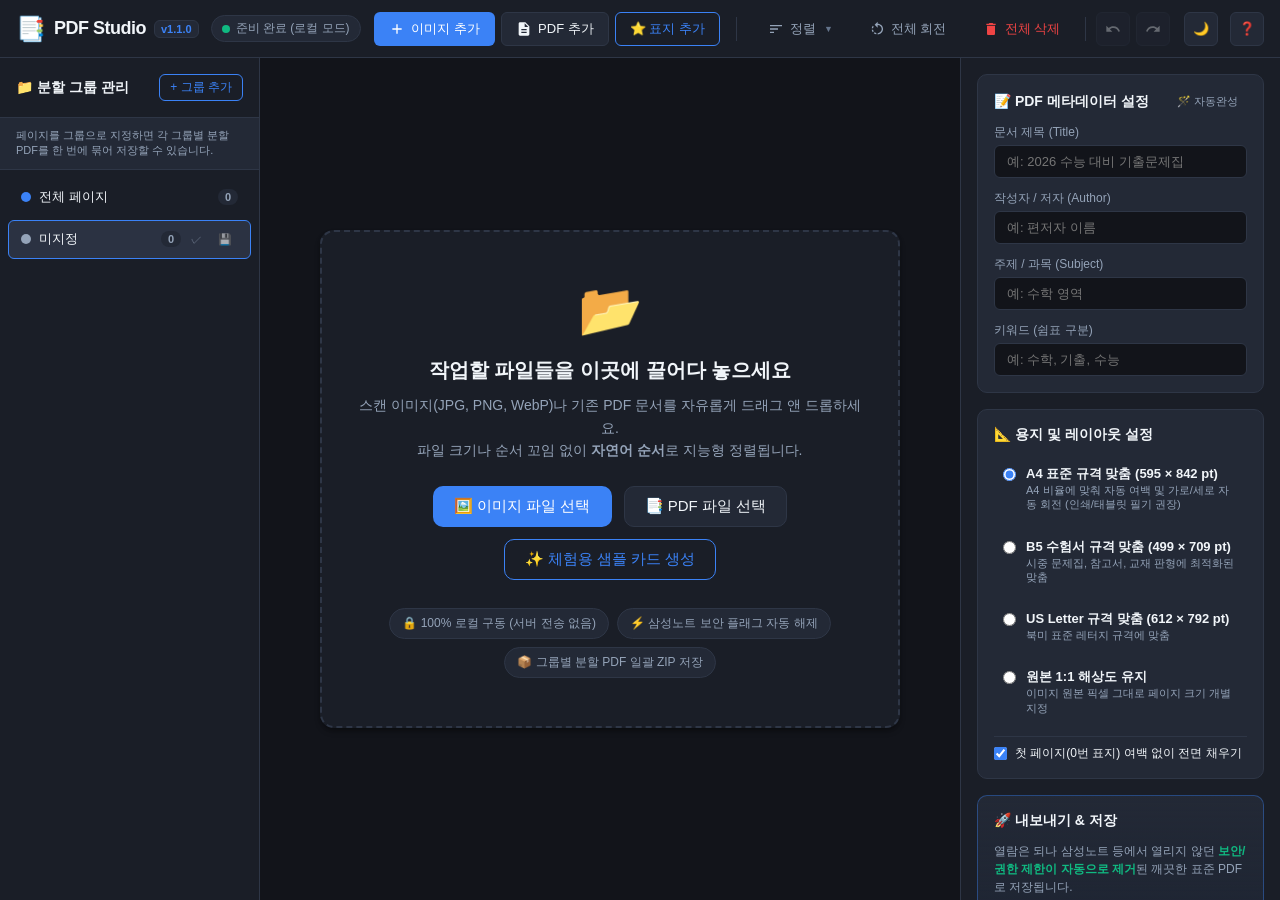
<file: PDF_Studio/index.html>
<!DOCTYPE html>
<html lang="ko" data-theme="dark">
<head>
  <meta charset="UTF-8">
  <meta name="viewport" content="width=device-width, initial-scale=1.0">
  <title>PDF Studio - 고품질 PDF 제작 및 스마트 편집 스튜디오</title>
  <meta name="description" content="100% 브라우저 로컬 구동! 대량 이미지 결합, 삼성노트 호환 보안 해제, 그룹화 분할, 메타데이터 맞춤 설정 웹 툴">
  <link rel="stylesheet" href="css/style.css">
  <link rel="manifest" href="manifest.json">
  <meta name="theme-color" content="#1e222d">
</head>
<body>
  <!-- 최상단 헤더 & 액션바 -->
  <header class="app-header">
    <div class="header-left">
      <div class="logo-area">
        <span class="logo-icon">📑</span>
        <h1 class="logo-title">PDF Studio</h1>
        <span class="version-badge" id="app-version">v1.1.0</span>
      </div>
      <div class="status-pill" id="status-pill">
        <span class="status-dot"></span>
        <span class="status-text" id="status-text">준비 완료 (로컬 모드)</span>
      </div>
    </div>

    <!-- 중앙 메인 툴바 -->
    <div class="header-center">
      <div class="toolbar-group">
        <input type="file" id="file-input-image" accept="image/*" multiple hidden>
        <button class="btn btn-primary" id="btn-add-images" title="여러 장의 이미지를 순차적으로 추가합니다">
          <svg class="icon" viewBox="0 0 24 24"><path d="M19 13h-6v6h-2v-6H5v-2h6V5h2v6h6v2z"/></svg>
          <span>이미지 추가</span>
        </button>

        <input type="file" id="file-input-pdf" accept=".pdf,application/pdf" multiple hidden>
        <button class="btn btn-secondary" id="btn-add-pdf" title="기존 PDF를 불러와 페이지별로 분해합니다 (보안 PDF 포함)">
          <svg class="icon" viewBox="0 0 24 24"><path d="M14 2H6c-1.1 0-1.99.9-1.99 2L4 20c0 1.1.89 2 1.99 2H18c1.1 0 2-.9 2-2V8l-6-6zm2 16H8v-2h8v2zm0-4H8v-2h8v2zm-3-5V3.5L18.5 9H13z"/></svg>
          <span>PDF 추가</span>
        </button>

        <input type="file" id="file-input-cover" accept="image/*" hidden>
        <button class="btn btn-outline" id="btn-add-cover" title="맨 앞 0번에 전용 표지 이미지를 추가합니다">
          <span>⭐ 표지 추가</span>
        </button>
      </div>

      <div class="toolbar-divider"></div>

      <div class="toolbar-group">
        <!-- 지능형 정렬 드롭다운 -->
        <div class="dropdown" id="sort-dropdown">
          <button class="btn btn-ghost dropdown-trigger" id="btn-sort-menu" title="페이지 정렬 방식 선택">
            <svg class="icon" viewBox="0 0 24 24"><path d="M3 18h6v-2H3v2zM3 6v2h18V6H3zm0 7h12v-2H3v2z"/></svg>
            <span>정렬</span>
            <span class="arrow-down">▼</span>
          </button>
          <div class="dropdown-content">
            <button class="dropdown-item" data-action="sort-natural">🔢 파일명 자연어 정렬 (1, 2, ... 10)</button>
            <button class="dropdown-item" data-action="sort-name-asc">🔤 파일명 오름차순 (A-Z)</button>
            <button class="dropdown-item" data-action="sort-name-desc">🔡 파일명 내림차순 (Z-A)</button>
            <button class="dropdown-item" data-action="sort-date-desc">🕒 파일 수정일 (최신순)</button>
            <button class="dropdown-item" data-action="sort-date-asc">⏳ 파일 수정일 (과거순)</button>
            <button class="dropdown-item" data-action="sort-reverse">🔄 현재 순서 역순 뒤집기</button>
          </div>
        </div>

        <button class="btn btn-ghost" id="btn-rotate-all" title="전체 페이지 90도 회전">
          <svg class="icon" viewBox="0 0 24 24"><path d="M7.11 8.53L5.7 7.11C4.8 8.27 4.24 9.61 4.07 11h2.02c.14-.87.49-1.72.97-2.47zM6.09 13H4.07c.17 1.39.72 2.73 1.62 3.89l1.41-1.42c-.52-.75-.87-1.59-1.01-2.47zm1.01 5.32c1.16.9 2.51 1.44 3.9 1.61V17.9c-.87-.15-1.71-.49-2.46-.97L7.1 18.32zM13 4.07V1L8.45 5.55 13 10V6.09c3.37 0 6.09 2.72 6.09 6.09s-2.72 6.09-6.09 6.09v2.02c4.48 0 8.11-3.63 8.11-8.11 0-4.48-3.63-8.02-8.11-8.02z"/></svg>
          <span>전체 회전</span>
        </button>

        <button class="btn btn-ghost text-danger" id="btn-delete-all" title="작업대 전체 비우기">
          <svg class="icon" viewBox="0 0 24 24"><path d="M6 19c0 1.1.9 2 2 2h8c1.1 0 2-.9 2-2V7H6v12zM19 4h-3.5l-1-1h-5l-1 1H5v2h14V4z"/></svg>
          <span>전체 삭제</span>
        </button>

        <div class="toolbar-divider"></div>

        <button class="btn btn-ghost btn-icon" id="btn-undo" title="실행 취소 (Ctrl+Z)" disabled>
          <svg class="icon" viewBox="0 0 24 24"><path d="M12.5 8c-2.65 0-5.05.99-6.9 2.6L2 7v9h9l-3.62-3.62c1.39-1.16 3.16-1.88 5.12-1.88 3.54 0 6.55 2.31 7.6 5.5l2.37-.78C21.08 11.03 17.15 8 12.5 8z"/></svg>
        </button>
        <button class="btn btn-ghost btn-icon" id="btn-redo" title="다시 실행 (Ctrl+Y)" disabled>
          <svg class="icon" viewBox="0 0 24 24"><path d="M18.4 10.6C16.55 8.99 14.15 8 11.5 8c-4.65 0-8.58 3.03-9.96 7.22L3.9 16c1.05-3.19 4.05-5.5 7.6-5.5 1.95 0 3.73.72 5.12 1.88L13 16h9V7l-3.6 3.6z"/></svg>
        </button>
      </div>
    </div>

    <!-- 우측 보조 메뉴 -->
    <div class="header-right">
      <button class="btn btn-icon" id="btn-theme-toggle" title="다크/라이트 테마 전환">
        <span id="theme-icon">🌙</span>
      </button>
      <button class="btn btn-icon" id="btn-help" title="도움말 및 기능 안내">
        <span>❓</span>
      </button>
    </div>
  </header>

  <!-- 메인 3단 워크스페이스 -->
  <div class="app-workspace">
    <!-- 1단 : 좌측 그룹 관리 사이드바 -->
    <aside class="sidebar-groups" id="sidebar-groups">
      <div class="sidebar-header">
        <h2 class="sidebar-title">📁 분할 그룹 관리</h2>
        <button class="btn btn-sm btn-outline" id="btn-new-group" title="새 분할 그룹을 추가합니다">
          <span>+ 그룹 추가</span>
        </button>
      </div>
      <div class="sidebar-desc">
        페이지를 그룹으로 지정하면 각 그룹별 분할 PDF를 한 번에 묶어 저장할 수 있습니다.
      </div>
      <ul class="group-list" id="group-list">
        <!-- 동적으로 그룹 아이템이 렌더링됩니다 -->
      </ul>
    </aside>

    <!-- 2단 : 중앙 메인 작업대 (그리드 캔버스) -->
    <main class="main-canvas" id="main-canvas">
      <!-- 빈 작업 공간 안내 (Empty State) -->
      <div class="empty-state" id="empty-state">
        <div class="empty-card">
          <div class="empty-icon">📂</div>
          <h2 class="empty-title">작업할 파일들을 이곳에 끌어다 놓으세요</h2>
          <p class="empty-desc">
            스캔 이미지(JPG, PNG, WebP)나 기존 PDF 문서를 자유롭게 드래그 앤 드롭하세요.<br>
            파일 크기나 순서 꼬임 없이 <strong>자연어 순서</strong>로 지능형 정렬됩니다.
          </p>
          <div class="empty-actions">
            <button class="btn btn-primary btn-lg" onclick="document.getElementById('file-input-image').click()">
              🖼️ 이미지 파일 선택
            </button>
            <button class="btn btn-secondary btn-lg" onclick="document.getElementById('file-input-pdf').click()">
              📑 PDF 파일 선택
            </button>
            <button class="btn btn-outline btn-lg" id="btn-demo-sample">
              ✨ 체험용 샘플 카드 생성
            </button>
          </div>
          <div class="empty-feature-pills">
            <span class="pill">🔒 100% 로컬 구동 (서버 전송 없음)</span>
            <span class="pill">⚡ 삼성노트 보안 플래그 자동 해제</span>
            <span class="pill">📦 그룹별 분할 PDF 일괄 ZIP 저장</span>
          </div>
        </div>
      </div>

      <!-- 페이지 카드 그리드 컨테이너 -->
      <div class="grid-container" id="grid-container" style="display: none;">
        <div class="grid-header-bar">
          <div class="grid-info">
            <span class="total-count-badge" id="visible-count-text">0개의 페이지</span>
            <span class="filter-status" id="active-filter-badge">미지정</span>
          </div>
          <div class="grid-view-controls">
            <button class="btn btn-xs btn-ghost" id="btn-select-all">전체 선택</button>
            <button class="btn btn-xs btn-ghost" id="btn-deselect-all">선택 해제</button>
          </div>
        </div>

        <div class="page-grid" id="page-grid">
          <!-- 페이지 카드가 동적으로 렌더링됩니다 -->
        </div>
      </div>

      <!-- 선택 항목 플로팅 액션 바 -->
      <div class="floating-batch-bar" id="floating-batch-bar" style="display: none;">
        <div class="batch-bar-left">
          <span class="batch-count" id="selected-count-badge">0개 선택됨</span>
        </div>
        <div class="batch-bar-actions">
          <button class="btn btn-sm btn-ghost" id="btn-batch-rotate">↺ 90도 회전</button>
          <div class="dropdown dropup" id="batch-group-dropdown">
            <button class="btn btn-sm btn-ghost dropdown-trigger">📁 그룹 이동 ▼</button>
            <div class="dropdown-content" id="batch-group-menu">
              <!-- 그룹 선택 목록 동적 렌더링 -->
            </div>
          </div>
          <button class="btn btn-sm btn-ghost text-danger" id="btn-batch-delete">🗑️ 삭제</button>
          <button class="btn btn-sm btn-icon" id="btn-batch-close" title="선택 닫기">✕</button>
        </div>
      </div>
    </main>

    <!-- 3단 : 우측 설정 및 내보내기 인스펙터 -->
    <aside class="sidebar-inspector" id="sidebar-inspector">
      <div class="inspector-scroll">
        <!-- 1. 문서 메타데이터 설정 -->
        <section class="inspector-card">
          <div style="display: flex; align-items: center; justify-content: space-between; margin-bottom: 12px;">
            <h3 class="card-title" style="margin-bottom: 0;">📝 PDF 메타데이터 설정</h3>
            <button class="btn btn-xs btn-ghost" id="btn-autofill-title" title="첫 번째 파일명으로 문서 제목을 자동 채웁니다">🪄 자동완성</button>
          </div>
          <div class="form-group">
            <label for="meta-title">문서 제목 (Title)</label>
            <input type="text" id="meta-title" class="form-control" placeholder="예: 2026 수능 대비 기출문제집">
          </div>
          <div class="form-group">
            <label for="meta-author">작성자 / 저자 (Author)</label>
            <input type="text" id="meta-author" class="form-control" placeholder="예: 편저자 이름">
          </div>
          <div class="form-group">
            <label for="meta-subject">주제 / 과목 (Subject)</label>
            <input type="text" id="meta-subject" class="form-control" placeholder="예: 수학 영역">
          </div>
          <div class="form-group">
            <label for="meta-keywords">키워드 (쉼표 구분)</label>
            <input type="text" id="meta-keywords" class="form-control" placeholder="예: 수학, 기출, 수능">
          </div>
        </section>

        <!-- 2. 용지 및 표지 규격 설정 -->
        <section class="inspector-card">
          <h3 class="card-title">📐 용지 및 레이아웃 설정</h3>
          <div class="radio-group">
            <label class="radio-item">
              <input type="radio" name="paper-fit" value="fit_a4" checked>
              <div class="radio-label">
                <strong>A4 표준 규격 맞춤 (595 × 842 pt)</strong>
                <span class="subtext">A4 비율에 맞춰 자동 여백 및 가로/세로 자동 회전 (인쇄/태블릿 필기 권장)</span>
              </div>
            </label>
            <label class="radio-item">
              <input type="radio" name="paper-fit" value="fit_b5">
              <div class="radio-label">
                <strong>B5 수험서 규격 맞춤 (499 × 709 pt)</strong>
                <span class="subtext">시중 문제집, 참고서, 교재 판형에 최적화된 맞춤</span>
              </div>
            </label>
            <label class="radio-item">
              <input type="radio" name="paper-fit" value="fit_letter">
              <div class="radio-label">
                <strong>US Letter 규격 맞춤 (612 × 792 pt)</strong>
                <span class="subtext">북미 표준 레터지 규격에 맞춤</span>
              </div>
            </label>
            <label class="radio-item">
              <input type="radio" name="paper-fit" value="original">
              <div class="radio-label">
                <strong>원본 1:1 해상도 유지</strong>
                <span class="subtext">이미지 원본 픽셀 그대로 페이지 크기 개별 지정</span>
              </div>
            </label>
          </div>

          <div class="checkbox-group">
            <label class="checkbox-item">
              <input type="checkbox" id="cover-fullbleed" checked>
              <span>첫 페이지(0번 표지) 여백 없이 전면 채우기</span>
            </label>
          </div>
        </section>

        <!-- 3. 최종 내보내기 액션 -->
        <section class="inspector-card export-card">
          <h3 class="card-title">🚀 내보내기 & 저장</h3>
          <p class="export-guide">
            열람은 되나 삼성노트 등에서 열리지 않던 <strong>보안/권한 제한이 자동으로 제거</strong>된 깨끗한 표준 PDF로 저장됩니다.
          </p>

          <button class="btn btn-primary btn-block btn-lg" id="btn-export-single">
            <svg class="icon" viewBox="0 0 24 24"><path d="M19 9h-4V3H9v6H5l7 7 7-7zM5 18v2h14v-2H5z"/></svg>
            <span>통합 PDF로 저장 (보안 해제)</span>
          </button>

          <button class="btn btn-secondary btn-block" id="btn-export-groups">
            <svg class="icon" viewBox="0 0 24 24"><path d="M20 6h-8l-2-2H4c-1.1 0-1.99.9-1.99 2L2 18c0 1.1.9 2 2 2h16c1.1 0 2-.9 2-2V8c0-1.1-.9-2-2-2zm-6 10H6v-2h8v2zm4-4H6v-2h12v2z"/></svg>
            <span>그룹별 분할 PDF (ZIP 일괄 저장)</span>
          </button>
        </section>
      </div>
    </aside>
  </div>

  <!-- 모달 1 : 새 그룹 생성 모달 -->
  <div class="modal-overlay" id="modal-new-group">
    <div class="modal-box">
      <div class="modal-header">
        <h3 class="modal-title">새 분할 그룹 만들기</h3>
        <button class="btn-close" id="btn-close-group-modal">✕</button>
      </div>
      <div class="modal-body">
        <div class="form-group">
          <label for="group-name-input">그룹 이름</label>
          <input type="text" id="group-name-input" class="form-control" placeholder="예: 1장 본문, 해설편, 부록 등">
        </div>
        <div class="form-group">
          <label>그룹 식별 컬러</label>
          <div class="color-palette" id="color-palette">
            <!-- 컬러 버튼들이 렌더링됩니다 -->
          </div>
        </div>
      </div>
      <div class="modal-footer">
        <button class="btn btn-ghost" id="btn-cancel-group">취소</button>
        <button class="btn btn-primary" id="btn-confirm-group">생성하기</button>
      </div>
    </div>
  </div>

  <!-- 모달 2 : 이미지 확대 미리보기 모달 -->
  <div class="modal-overlay modal-zoom" id="modal-zoom">
    <div class="zoom-box">
      <button class="btn-close zoom-close" id="btn-close-zoom">✕</button>
      <div class="zoom-content" id="zoom-content">
        <!-- 확대된 썸네일/캔버스가 표시됩니다 -->
      </div>
      <div class="zoom-footer" id="zoom-footer">
        <span id="zoom-page-info">페이지 정보</span>
      </div>
    </div>
  </div>

  <!-- 모달 3 : 도움말 모달 -->
  <div class="modal-overlay" id="modal-help">
    <div class="modal-box modal-lg">
      <div class="modal-header">
        <h3 class="modal-title">💡 PDF Studio 핵심 기능 및 안내</h3>
        <button class="btn-close" id="btn-close-help">✕</button>
      </div>
      <div class="modal-body help-body">
        <h4>1. 대량 이미지 순서 보정</h4>
        <p>비동기 로딩 지연으로 인한 순서 꼬임을 원천 차단하며, '1, 2, ... 10'과 같은 자연어 번호 순서로 자동 배치합니다.</p>
        
        <h4>2. 삼성노트 호환 보안 해제</h4>
        <p>열람은 가능하지만 필기나 주석 작성이 차단된 PDF는 불러온 뒤 바로 [통합 PDF 저장]만 누르면 깨끗한 일반 PDF로 변환됩니다.</p>
        
        <h4>3. 그룹화 기반 분할</h4>
        <p>원하는 페이지들을 선택해 그룹을 지정하면, 각 그룹별로 분할된 PDF 여러 개를 ZIP 파일 하나로 일괄 다운로드할 수 있습니다.</p>

        <h4>4. 100% 로컬 보안 원칙</h4>
        <p>모든 데이터는 사용자 브라우저 내부에서만 처리되며, 어떤 파일도 외부 서버로 전송되지 않습니다.</p>
      </div>
      <div class="modal-footer">
        <button class="btn btn-primary" id="btn-ok-help">확인했습니다</button>
      </div>
    </div>
  </div>

  <!-- 진행률 표시 프로그레스 토스트 -->
  <div class="progress-toast" id="progress-toast" style="display: none;">
    <div class="progress-info">
      <span class="progress-title" id="progress-title">이미지 불러오는 중...</span>
      <span class="progress-percent" id="progress-percent">0%</span>
    </div>
    <div class="progress-bar-track">
      <div class="progress-bar-fill" id="progress-bar-fill" style="width: 0%"></div>
    </div>
  </div>

  <!-- 토스트 알림 컨테이너 -->
  <div class="toast-container" id="toast-container"></div>

  <!-- 핵심 독립형 라이브러리 로컬 로드 (100% 오프라인) -->
  <script src="libs/pdf-lib.min.js"></script>
  <script src="libs/pdf.min.js"></script>
  <script src="libs/jszip.min.js"></script>

  <!-- 자바스크립트 엔진 및 모듈 로드 -->
  <script src="js/image-loader.js"></script>
  <script src="js/pdf-loader.js"></script>
  <script src="js/state.js"></script>
  <script src="js/ui.js"></script>
  <script src="js/app.js"></script>
</body>
</html>
</file>
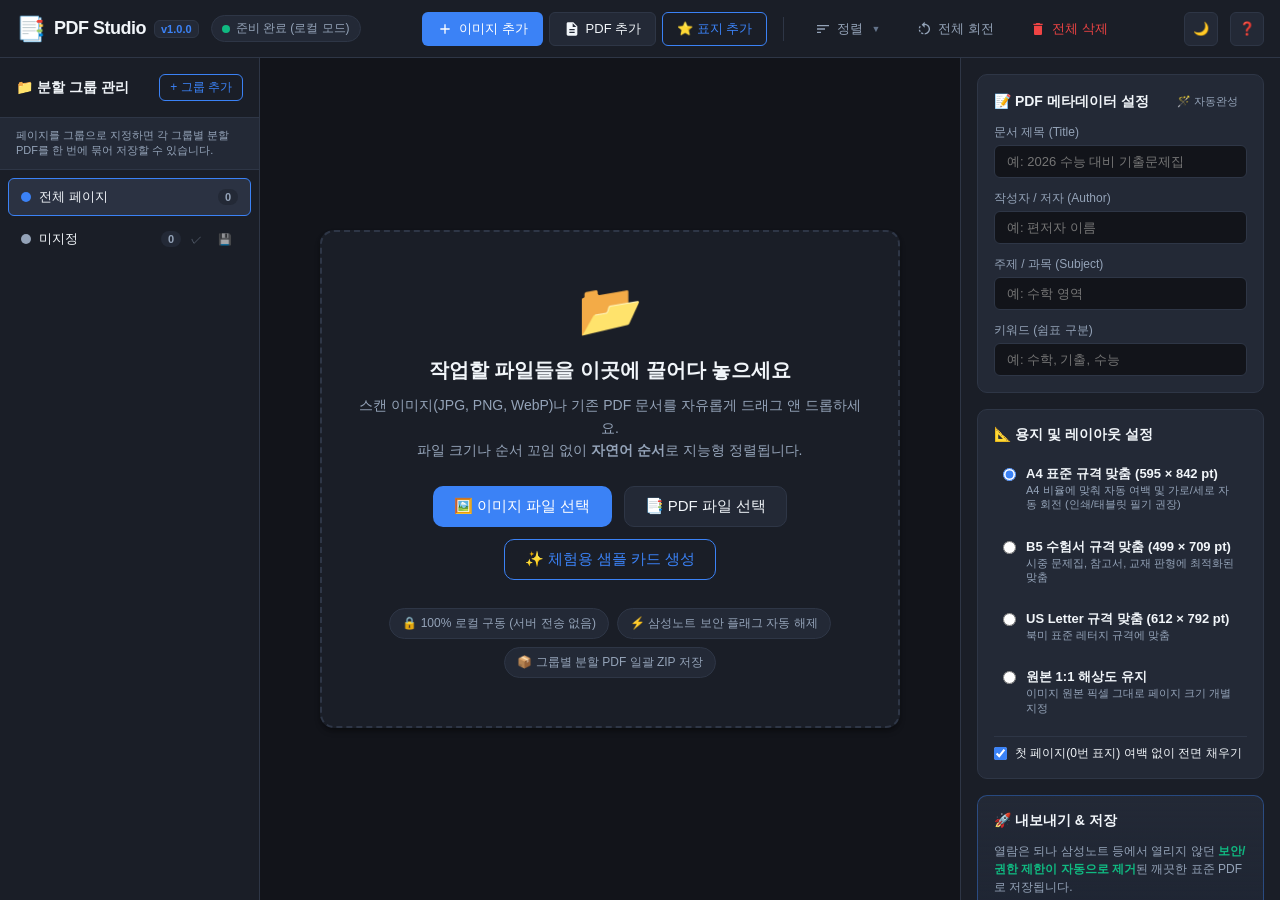
<file: PDF_Studio_v1.0.0/index.html>
<!DOCTYPE html>
<html lang="ko" data-theme="dark">
<head>
  <meta charset="UTF-8">
  <meta name="viewport" content="width=device-width, initial-scale=1.0">
  <title>PDF Studio - 고품질 PDF 제작 및 스마트 편집 스튜디오</title>
  <meta name="description" content="100% 브라우저 로컬 구동! 대량 이미지 결합, 삼성노트 호환 보안 해제, 그룹화 분할, 메타데이터 맞춤 설정 웹 툴">
  <link rel="stylesheet" href="css/style.css">
  <link rel="manifest" href="manifest.json">
  <meta name="theme-color" content="#1e222d">
</head>
<body>
  <!-- 최상단 헤더 & 액션바 -->
  <header class="app-header">
    <div class="header-left">
      <div class="logo-area">
        <span class="logo-icon">📑</span>
        <h1 class="logo-title">PDF Studio</h1>
        <span class="version-badge" id="app-version">v1.0.0</span>
      </div>
      <div class="status-pill" id="status-pill">
        <span class="status-dot"></span>
        <span class="status-text" id="status-text">준비 완료 (로컬 모드)</span>
      </div>
    </div>

    <!-- 중앙 메인 툴바 -->
    <div class="header-center">
      <div class="toolbar-group">
        <input type="file" id="file-input-image" accept="image/*" multiple hidden>
        <button class="btn btn-primary" id="btn-add-images" title="여러 장의 이미지를 순차적으로 추가합니다">
          <svg class="icon" viewBox="0 0 24 24"><path d="M19 13h-6v6h-2v-6H5v-2h6V5h2v6h6v2z"/></svg>
          <span>이미지 추가</span>
        </button>

        <input type="file" id="file-input-pdf" accept=".pdf,application/pdf" multiple hidden>
        <button class="btn btn-secondary" id="btn-add-pdf" title="기존 PDF를 불러와 페이지별로 분해합니다 (보안 PDF 포함)">
          <svg class="icon" viewBox="0 0 24 24"><path d="M14 2H6c-1.1 0-1.99.9-1.99 2L4 20c0 1.1.89 2 1.99 2H18c1.1 0 2-.9 2-2V8l-6-6zm2 16H8v-2h8v2zm0-4H8v-2h8v2zm-3-5V3.5L18.5 9H13z"/></svg>
          <span>PDF 추가</span>
        </button>

        <input type="file" id="file-input-cover" accept="image/*" hidden>
        <button class="btn btn-outline" id="btn-add-cover" title="맨 앞 0번에 전용 표지 이미지를 추가합니다">
          <span>⭐ 표지 추가</span>
        </button>
      </div>

      <div class="toolbar-divider"></div>

      <div class="toolbar-group">
        <!-- 지능형 정렬 드롭다운 -->
        <div class="dropdown" id="sort-dropdown">
          <button class="btn btn-ghost dropdown-trigger" id="btn-sort-menu" title="페이지 정렬 방식 선택">
            <svg class="icon" viewBox="0 0 24 24"><path d="M3 18h6v-2H3v2zM3 6v2h18V6H3zm0 7h12v-2H3v2z"/></svg>
            <span>정렬</span>
            <span class="arrow-down">▼</span>
          </button>
          <div class="dropdown-content">
            <button class="dropdown-item" data-action="sort-natural">🔢 파일명 자연어 정렬 (1, 2, ... 10)</button>
            <button class="dropdown-item" data-action="sort-name-asc">🔤 파일명 오름차순 (A-Z)</button>
            <button class="dropdown-item" data-action="sort-name-desc">🔡 파일명 내림차순 (Z-A)</button>
            <button class="dropdown-item" data-action="sort-date-desc">🕒 파일 수정일 (최신순)</button>
            <button class="dropdown-item" data-action="sort-date-asc">⏳ 파일 수정일 (과거순)</button>
            <button class="dropdown-item" data-action="sort-reverse">🔄 현재 순서 역순 뒤집기</button>
          </div>
        </div>

        <button class="btn btn-ghost" id="btn-rotate-all" title="전체 페이지 90도 회전">
          <svg class="icon" viewBox="0 0 24 24"><path d="M7.11 8.53L5.7 7.11C4.8 8.27 4.24 9.61 4.07 11h2.02c.14-.87.49-1.72.97-2.47zM6.09 13H4.07c.17 1.39.72 2.73 1.62 3.89l1.41-1.42c-.52-.75-.87-1.59-1.01-2.47zm1.01 5.32c1.16.9 2.51 1.44 3.9 1.61V17.9c-.87-.15-1.71-.49-2.46-.97L7.1 18.32zM13 4.07V1L8.45 5.55 13 10V6.09c3.37 0 6.09 2.72 6.09 6.09s-2.72 6.09-6.09 6.09v2.02c4.48 0 8.11-3.63 8.11-8.11 0-4.48-3.63-8.02-8.11-8.02z"/></svg>
          <span>전체 회전</span>
        </button>

        <button class="btn btn-ghost text-danger" id="btn-delete-all" title="작업대 전체 비우기">
          <svg class="icon" viewBox="0 0 24 24"><path d="M6 19c0 1.1.9 2 2 2h8c1.1 0 2-.9 2-2V7H6v12zM19 4h-3.5l-1-1h-5l-1 1H5v2h14V4z"/></svg>
          <span>전체 삭제</span>
        </button>
      </div>
    </div>

    <!-- 우측 보조 메뉴 -->
    <div class="header-right">
      <button class="btn btn-icon" id="btn-theme-toggle" title="다크/라이트 테마 전환">
        <span id="theme-icon">🌙</span>
      </button>
      <button class="btn btn-icon" id="btn-help" title="도움말 및 기능 안내">
        <span>❓</span>
      </button>
    </div>
  </header>

  <!-- 메인 3단 워크스페이스 -->
  <div class="app-workspace">
    <!-- 1단 : 좌측 그룹 관리 사이드바 -->
    <aside class="sidebar-groups" id="sidebar-groups">
      <div class="sidebar-header">
        <h2 class="sidebar-title">📁 분할 그룹 관리</h2>
        <button class="btn btn-sm btn-outline" id="btn-new-group" title="새 분할 그룹을 추가합니다">
          <span>+ 그룹 추가</span>
        </button>
      </div>
      <div class="sidebar-desc">
        페이지를 그룹으로 지정하면 각 그룹별 분할 PDF를 한 번에 묶어 저장할 수 있습니다.
      </div>
      <ul class="group-list" id="group-list">
        <!-- 동적으로 그룹 아이템이 렌더링됩니다 -->
      </ul>
    </aside>

    <!-- 2단 : 중앙 메인 작업대 (그리드 캔버스) -->
    <main class="main-canvas" id="main-canvas">
      <!-- 빈 작업 공간 안내 (Empty State) -->
      <div class="empty-state" id="empty-state">
        <div class="empty-card">
          <div class="empty-icon">📂</div>
          <h2 class="empty-title">작업할 파일들을 이곳에 끌어다 놓으세요</h2>
          <p class="empty-desc">
            스캔 이미지(JPG, PNG, WebP)나 기존 PDF 문서를 자유롭게 드래그 앤 드롭하세요.<br>
            파일 크기나 순서 꼬임 없이 <strong>자연어 순서</strong>로 지능형 정렬됩니다.
          </p>
          <div class="empty-actions">
            <button class="btn btn-primary btn-lg" onclick="document.getElementById('file-input-image').click()">
              🖼️ 이미지 파일 선택
            </button>
            <button class="btn btn-secondary btn-lg" onclick="document.getElementById('file-input-pdf').click()">
              📑 PDF 파일 선택
            </button>
            <button class="btn btn-outline btn-lg" id="btn-demo-sample">
              ✨ 체험용 샘플 카드 생성
            </button>
          </div>
          <div class="empty-feature-pills">
            <span class="pill">🔒 100% 로컬 구동 (서버 전송 없음)</span>
            <span class="pill">⚡ 삼성노트 보안 플래그 자동 해제</span>
            <span class="pill">📦 그룹별 분할 PDF 일괄 ZIP 저장</span>
          </div>
        </div>
      </div>

      <!-- 페이지 카드 그리드 컨테이너 -->
      <div class="grid-container" id="grid-container" style="display: none;">
        <div class="grid-header-bar">
          <div class="grid-info">
            <span class="total-count-badge" id="visible-count-text">0개의 페이지</span>
            <span class="filter-status" id="active-filter-badge">전체 보기</span>
          </div>
          <div class="grid-view-controls">
            <button class="btn btn-xs btn-ghost" id="btn-select-all">전체 선택</button>
            <button class="btn btn-xs btn-ghost" id="btn-invert-select">선택 반전</button>
            <button class="btn btn-xs btn-ghost" id="btn-deselect-all">선택 해제</button>
          </div>
        </div>

        <div class="page-grid" id="page-grid">
          <!-- 페이지 카드가 동적으로 렌더링됩니다 -->
        </div>
      </div>

      <!-- 선택 항목 플로팅 액션 바 -->
      <div class="floating-batch-bar" id="floating-batch-bar" style="display: none;">
        <div class="batch-bar-left">
          <span class="batch-count" id="selected-count-badge">0개 선택됨</span>
        </div>
        <div class="batch-bar-actions">
          <button class="btn btn-sm btn-ghost" id="btn-batch-rotate">↺ 90도 회전</button>
          <div class="dropdown dropup" id="batch-group-dropdown">
            <button class="btn btn-sm btn-ghost dropdown-trigger">📁 그룹 이동 ▼</button>
            <div class="dropdown-content" id="batch-group-menu">
              <!-- 그룹 선택 목록 동적 렌더링 -->
            </div>
          </div>
          <button class="btn btn-sm btn-ghost text-danger" id="btn-batch-delete">🗑️ 삭제</button>
          <button class="btn btn-sm btn-icon" id="btn-batch-close" title="선택 닫기">✕</button>
        </div>
      </div>
    </main>

    <!-- 3단 : 우측 설정 및 내보내기 인스펙터 -->
    <aside class="sidebar-inspector" id="sidebar-inspector">
      <div class="inspector-scroll">
        <!-- 1. 문서 메타데이터 설정 -->
        <section class="inspector-card">
          <div style="display: flex; align-items: center; justify-content: space-between; margin-bottom: 12px;">
            <h3 class="card-title" style="margin-bottom: 0;">📝 PDF 메타데이터 설정</h3>
            <button class="btn btn-xs btn-ghost" id="btn-autofill-title" title="첫 번째 파일명으로 문서 제목을 자동 채웁니다">🪄 자동완성</button>
          </div>
          <div class="form-group">
            <label for="meta-title">문서 제목 (Title)</label>
            <input type="text" id="meta-title" class="form-control" placeholder="예: 2026 수능 대비 기출문제집">
          </div>
          <div class="form-group">
            <label for="meta-author">작성자 / 저자 (Author)</label>
            <input type="text" id="meta-author" class="form-control" placeholder="예: 편저자 이름">
          </div>
          <div class="form-group">
            <label for="meta-subject">주제 / 과목 (Subject)</label>
            <input type="text" id="meta-subject" class="form-control" placeholder="예: 수학 영역">
          </div>
          <div class="form-group">
            <label for="meta-keywords">키워드 (쉼표 구분)</label>
            <input type="text" id="meta-keywords" class="form-control" placeholder="예: 수학, 기출, 수능">
          </div>
        </section>

        <!-- 2. 용지 및 표지 규격 설정 -->
        <section class="inspector-card">
          <h3 class="card-title">📐 용지 및 레이아웃 설정</h3>
          <div class="radio-group">
            <label class="radio-item">
              <input type="radio" name="paper-fit" value="fit_a4" checked>
              <div class="radio-label">
                <strong>A4 표준 규격 맞춤 (595 × 842 pt)</strong>
                <span class="subtext">A4 비율에 맞춰 자동 여백 및 가로/세로 자동 회전 (인쇄/태블릿 필기 권장)</span>
              </div>
            </label>
            <label class="radio-item">
              <input type="radio" name="paper-fit" value="fit_b5">
              <div class="radio-label">
                <strong>B5 수험서 규격 맞춤 (499 × 709 pt)</strong>
                <span class="subtext">시중 문제집, 참고서, 교재 판형에 최적화된 맞춤</span>
              </div>
            </label>
            <label class="radio-item">
              <input type="radio" name="paper-fit" value="fit_letter">
              <div class="radio-label">
                <strong>US Letter 규격 맞춤 (612 × 792 pt)</strong>
                <span class="subtext">북미 표준 레터지 규격에 맞춤</span>
              </div>
            </label>
            <label class="radio-item">
              <input type="radio" name="paper-fit" value="original">
              <div class="radio-label">
                <strong>원본 1:1 해상도 유지</strong>
                <span class="subtext">이미지 원본 픽셀 그대로 페이지 크기 개별 지정</span>
              </div>
            </label>
          </div>

          <div class="checkbox-group">
            <label class="checkbox-item">
              <input type="checkbox" id="cover-fullbleed" checked>
              <span>첫 페이지(0번 표지) 여백 없이 전면 채우기</span>
            </label>
          </div>
        </section>

        <!-- 3. 최종 내보내기 액션 -->
        <section class="inspector-card export-card">
          <h3 class="card-title">🚀 내보내기 & 저장</h3>
          <p class="export-guide">
            열람은 되나 삼성노트 등에서 열리지 않던 <strong>보안/권한 제한이 자동으로 제거</strong>된 깨끗한 표준 PDF로 저장됩니다.
          </p>

          <button class="btn btn-primary btn-block btn-lg" id="btn-export-single">
            <svg class="icon" viewBox="0 0 24 24"><path d="M19 9h-4V3H9v6H5l7 7 7-7zM5 18v2h14v-2H5z"/></svg>
            <span>통합 PDF로 저장 (보안 해제)</span>
          </button>

          <button class="btn btn-secondary btn-block" id="btn-export-groups">
            <svg class="icon" viewBox="0 0 24 24"><path d="M20 6h-8l-2-2H4c-1.1 0-1.99.9-1.99 2L2 18c0 1.1.9 2 2 2h16c1.1 0 2-.9 2-2V8c0-1.1-.9-2-2-2zm-6 10H6v-2h8v2zm4-4H6v-2h12v2z"/></svg>
            <span>그룹별 분할 PDF (ZIP 일괄 저장)</span>
          </button>
        </section>
      </div>
    </aside>
  </div>

  <!-- 모달 1 : 새 그룹 생성 모달 -->
  <div class="modal-overlay" id="modal-new-group">
    <div class="modal-box">
      <div class="modal-header">
        <h3 class="modal-title">새 분할 그룹 만들기</h3>
        <button class="btn-close" id="btn-close-group-modal">✕</button>
      </div>
      <div class="modal-body">
        <div class="form-group">
          <label for="group-name-input">그룹 이름</label>
          <input type="text" id="group-name-input" class="form-control" placeholder="예: 1장 본문, 해설편, 부록 등">
        </div>
        <div class="form-group">
          <label>그룹 식별 컬러</label>
          <div class="color-palette" id="color-palette">
            <!-- 컬러 버튼들이 렌더링됩니다 -->
          </div>
        </div>
      </div>
      <div class="modal-footer">
        <button class="btn btn-ghost" id="btn-cancel-group">취소</button>
        <button class="btn btn-primary" id="btn-confirm-group">생성하기</button>
      </div>
    </div>
  </div>

  <!-- 모달 2 : 이미지 확대 미리보기 모달 -->
  <div class="modal-overlay modal-zoom" id="modal-zoom">
    <div class="zoom-box">
      <button class="btn-close zoom-close" id="btn-close-zoom">✕</button>
      <div class="zoom-content" id="zoom-content">
        <!-- 확대된 썸네일/캔버스가 표시됩니다 -->
      </div>
      <div class="zoom-footer" id="zoom-footer">
        <span id="zoom-page-info">페이지 정보</span>
      </div>
    </div>
  </div>

  <!-- 모달 3 : 도움말 모달 -->
  <div class="modal-overlay" id="modal-help">
    <div class="modal-box modal-lg">
      <div class="modal-header">
        <h3 class="modal-title">💡 PDF Studio 핵심 기능 및 안내</h3>
        <button class="btn-close" id="btn-close-help">✕</button>
      </div>
      <div class="modal-body help-body">
        <h4>1. 대량 이미지 순서 보정</h4>
        <p>비동기 로딩 지연으로 인한 순서 꼬임을 원천 차단하며, '1, 2, ... 10'과 같은 자연어 번호 순서로 자동 배치합니다.</p>
        
        <h4>2. 삼성노트 호환 보안 해제</h4>
        <p>열람은 가능하지만 필기나 주석 작성이 차단된 PDF는 불러온 뒤 바로 [통합 PDF 저장]만 누르면 깨끗한 일반 PDF로 변환됩니다.</p>
        
        <h4>3. 그룹화 기반 분할</h4>
        <p>원하는 페이지들을 선택해 그룹을 지정하면, 각 그룹별로 분할된 PDF 여러 개를 ZIP 파일 하나로 일괄 다운로드할 수 있습니다.</p>

        <h4>4. 100% 로컬 보안 원칙</h4>
        <p>모든 데이터는 사용자 브라우저 내부에서만 처리되며, 어떤 파일도 외부 서버로 전송되지 않습니다.</p>
      </div>
      <div class="modal-footer">
        <button class="btn btn-primary" id="btn-ok-help">확인했습니다</button>
      </div>
    </div>
  </div>

  <!-- 진행률 표시 프로그레스 토스트 -->
  <div class="progress-toast" id="progress-toast" style="display: none;">
    <div class="progress-info">
      <span class="progress-title" id="progress-title">이미지 불러오는 중...</span>
      <span class="progress-percent" id="progress-percent">0%</span>
    </div>
    <div class="progress-bar-track">
      <div class="progress-bar-fill" id="progress-bar-fill" style="width: 0%"></div>
    </div>
  </div>

  <!-- 토스트 알림 컨테이너 -->
  <div class="toast-container" id="toast-container"></div>

  <!-- 핵심 독립형 라이브러리 로컬 로드 (100% 오프라인) -->
  <script src="libs/pdf-lib.min.js"></script>
  <script src="libs/pdf.min.js"></script>
  <script src="libs/jszip.min.js"></script>

  <!-- 자바스크립트 엔진 및 모듈 로드 -->
  <script src="js/image-loader.js"></script>
  <script src="js/pdf-loader.js"></script>
  <script src="js/state.js"></script>
  <script src="js/ui.js"></script>
  <script src="js/app.js"></script>
</body>
</html>
</file>
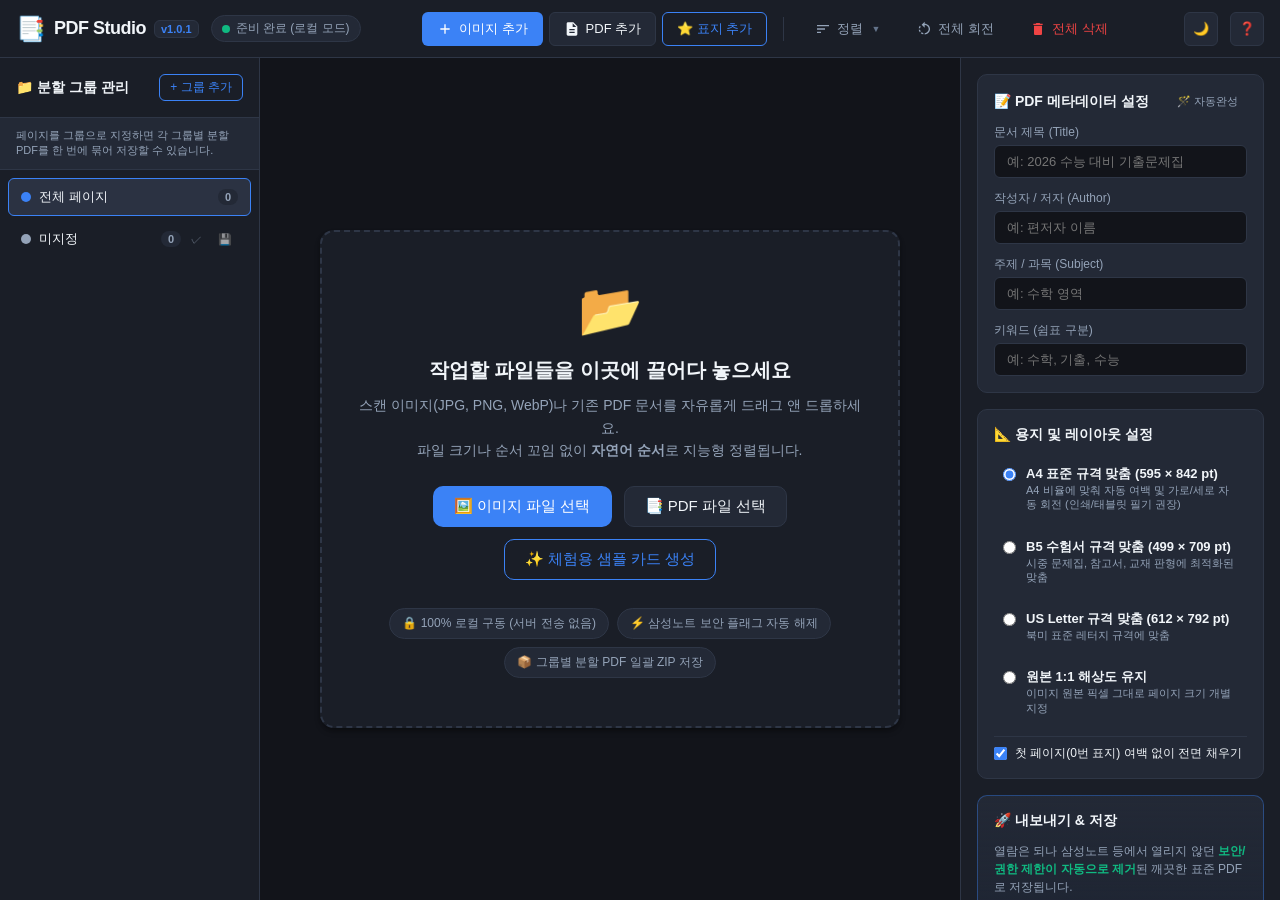
<file: PDF_Studio_v1.0.1/index.html>
<!DOCTYPE html>
<html lang="ko" data-theme="dark">
<head>
  <meta charset="UTF-8">
  <meta name="viewport" content="width=device-width, initial-scale=1.0">
  <title>PDF Studio - 고품질 PDF 제작 및 스마트 편집 스튜디오</title>
  <meta name="description" content="100% 브라우저 로컬 구동! 대량 이미지 결합, 삼성노트 호환 보안 해제, 그룹화 분할, 메타데이터 맞춤 설정 웹 툴">
  <link rel="stylesheet" href="css/style.css">
  <link rel="manifest" href="manifest.json">
  <meta name="theme-color" content="#1e222d">
</head>
<body>
  <!-- 최상단 헤더 & 액션바 -->
  <header class="app-header">
    <div class="header-left">
      <div class="logo-area">
        <span class="logo-icon">📑</span>
        <h1 class="logo-title">PDF Studio</h1>
        <span class="version-badge" id="app-version">v1.0.1</span>
      </div>
      <div class="status-pill" id="status-pill">
        <span class="status-dot"></span>
        <span class="status-text" id="status-text">준비 완료 (로컬 모드)</span>
      </div>
    </div>

    <!-- 중앙 메인 툴바 -->
    <div class="header-center">
      <div class="toolbar-group">
        <input type="file" id="file-input-image" accept="image/*" multiple hidden>
        <button class="btn btn-primary" id="btn-add-images" title="여러 장의 이미지를 순차적으로 추가합니다">
          <svg class="icon" viewBox="0 0 24 24"><path d="M19 13h-6v6h-2v-6H5v-2h6V5h2v6h6v2z"/></svg>
          <span>이미지 추가</span>
        </button>

        <input type="file" id="file-input-pdf" accept=".pdf,application/pdf" multiple hidden>
        <button class="btn btn-secondary" id="btn-add-pdf" title="기존 PDF를 불러와 페이지별로 분해합니다 (보안 PDF 포함)">
          <svg class="icon" viewBox="0 0 24 24"><path d="M14 2H6c-1.1 0-1.99.9-1.99 2L4 20c0 1.1.89 2 1.99 2H18c1.1 0 2-.9 2-2V8l-6-6zm2 16H8v-2h8v2zm0-4H8v-2h8v2zm-3-5V3.5L18.5 9H13z"/></svg>
          <span>PDF 추가</span>
        </button>

        <input type="file" id="file-input-cover" accept="image/*" hidden>
        <button class="btn btn-outline" id="btn-add-cover" title="맨 앞 0번에 전용 표지 이미지를 추가합니다">
          <span>⭐ 표지 추가</span>
        </button>
      </div>

      <div class="toolbar-divider"></div>

      <div class="toolbar-group">
        <!-- 지능형 정렬 드롭다운 -->
        <div class="dropdown" id="sort-dropdown">
          <button class="btn btn-ghost dropdown-trigger" id="btn-sort-menu" title="페이지 정렬 방식 선택">
            <svg class="icon" viewBox="0 0 24 24"><path d="M3 18h6v-2H3v2zM3 6v2h18V6H3zm0 7h12v-2H3v2z"/></svg>
            <span>정렬</span>
            <span class="arrow-down">▼</span>
          </button>
          <div class="dropdown-content">
            <button class="dropdown-item" data-action="sort-natural">🔢 파일명 자연어 정렬 (1, 2, ... 10)</button>
            <button class="dropdown-item" data-action="sort-name-asc">🔤 파일명 오름차순 (A-Z)</button>
            <button class="dropdown-item" data-action="sort-name-desc">🔡 파일명 내림차순 (Z-A)</button>
            <button class="dropdown-item" data-action="sort-date-desc">🕒 파일 수정일 (최신순)</button>
            <button class="dropdown-item" data-action="sort-date-asc">⏳ 파일 수정일 (과거순)</button>
            <button class="dropdown-item" data-action="sort-reverse">🔄 현재 순서 역순 뒤집기</button>
          </div>
        </div>

        <button class="btn btn-ghost" id="btn-rotate-all" title="전체 페이지 90도 회전">
          <svg class="icon" viewBox="0 0 24 24"><path d="M7.11 8.53L5.7 7.11C4.8 8.27 4.24 9.61 4.07 11h2.02c.14-.87.49-1.72.97-2.47zM6.09 13H4.07c.17 1.39.72 2.73 1.62 3.89l1.41-1.42c-.52-.75-.87-1.59-1.01-2.47zm1.01 5.32c1.16.9 2.51 1.44 3.9 1.61V17.9c-.87-.15-1.71-.49-2.46-.97L7.1 18.32zM13 4.07V1L8.45 5.55 13 10V6.09c3.37 0 6.09 2.72 6.09 6.09s-2.72 6.09-6.09 6.09v2.02c4.48 0 8.11-3.63 8.11-8.11 0-4.48-3.63-8.02-8.11-8.02z"/></svg>
          <span>전체 회전</span>
        </button>

        <button class="btn btn-ghost text-danger" id="btn-delete-all" title="작업대 전체 비우기">
          <svg class="icon" viewBox="0 0 24 24"><path d="M6 19c0 1.1.9 2 2 2h8c1.1 0 2-.9 2-2V7H6v12zM19 4h-3.5l-1-1h-5l-1 1H5v2h14V4z"/></svg>
          <span>전체 삭제</span>
        </button>
      </div>
    </div>

    <!-- 우측 보조 메뉴 -->
    <div class="header-right">
      <button class="btn btn-icon" id="btn-theme-toggle" title="다크/라이트 테마 전환">
        <span id="theme-icon">🌙</span>
      </button>
      <button class="btn btn-icon" id="btn-help" title="도움말 및 기능 안내">
        <span>❓</span>
      </button>
    </div>
  </header>

  <!-- 메인 3단 워크스페이스 -->
  <div class="app-workspace">
    <!-- 1단 : 좌측 그룹 관리 사이드바 -->
    <aside class="sidebar-groups" id="sidebar-groups">
      <div class="sidebar-header">
        <h2 class="sidebar-title">📁 분할 그룹 관리</h2>
        <button class="btn btn-sm btn-outline" id="btn-new-group" title="새 분할 그룹을 추가합니다">
          <span>+ 그룹 추가</span>
        </button>
      </div>
      <div class="sidebar-desc">
        페이지를 그룹으로 지정하면 각 그룹별 분할 PDF를 한 번에 묶어 저장할 수 있습니다.
      </div>
      <ul class="group-list" id="group-list">
        <!-- 동적으로 그룹 아이템이 렌더링됩니다 -->
      </ul>
    </aside>

    <!-- 2단 : 중앙 메인 작업대 (그리드 캔버스) -->
    <main class="main-canvas" id="main-canvas">
      <!-- 빈 작업 공간 안내 (Empty State) -->
      <div class="empty-state" id="empty-state">
        <div class="empty-card">
          <div class="empty-icon">📂</div>
          <h2 class="empty-title">작업할 파일들을 이곳에 끌어다 놓으세요</h2>
          <p class="empty-desc">
            스캔 이미지(JPG, PNG, WebP)나 기존 PDF 문서를 자유롭게 드래그 앤 드롭하세요.<br>
            파일 크기나 순서 꼬임 없이 <strong>자연어 순서</strong>로 지능형 정렬됩니다.
          </p>
          <div class="empty-actions">
            <button class="btn btn-primary btn-lg" onclick="document.getElementById('file-input-image').click()">
              🖼️ 이미지 파일 선택
            </button>
            <button class="btn btn-secondary btn-lg" onclick="document.getElementById('file-input-pdf').click()">
              📑 PDF 파일 선택
            </button>
            <button class="btn btn-outline btn-lg" id="btn-demo-sample">
              ✨ 체험용 샘플 카드 생성
            </button>
          </div>
          <div class="empty-feature-pills">
            <span class="pill">🔒 100% 로컬 구동 (서버 전송 없음)</span>
            <span class="pill">⚡ 삼성노트 보안 플래그 자동 해제</span>
            <span class="pill">📦 그룹별 분할 PDF 일괄 ZIP 저장</span>
          </div>
        </div>
      </div>

      <!-- 페이지 카드 그리드 컨테이너 -->
      <div class="grid-container" id="grid-container" style="display: none;">
        <div class="grid-header-bar">
          <div class="grid-info">
            <span class="total-count-badge" id="visible-count-text">0개의 페이지</span>
            <span class="filter-status" id="active-filter-badge">전체 보기</span>
          </div>
          <div class="grid-view-controls">
            <button class="btn btn-xs btn-ghost" id="btn-select-all">전체 선택</button>
            <button class="btn btn-xs btn-ghost" id="btn-invert-select">선택 반전</button>
            <button class="btn btn-xs btn-ghost" id="btn-deselect-all">선택 해제</button>
          </div>
        </div>

        <div class="page-grid" id="page-grid">
          <!-- 페이지 카드가 동적으로 렌더링됩니다 -->
        </div>
      </div>

      <!-- 선택 항목 플로팅 액션 바 -->
      <div class="floating-batch-bar" id="floating-batch-bar" style="display: none;">
        <div class="batch-bar-left">
          <span class="batch-count" id="selected-count-badge">0개 선택됨</span>
        </div>
        <div class="batch-bar-actions">
          <button class="btn btn-sm btn-ghost" id="btn-batch-rotate">↺ 90도 회전</button>
          <div class="dropdown dropup" id="batch-group-dropdown">
            <button class="btn btn-sm btn-ghost dropdown-trigger">📁 그룹 이동 ▼</button>
            <div class="dropdown-content" id="batch-group-menu">
              <!-- 그룹 선택 목록 동적 렌더링 -->
            </div>
          </div>
          <button class="btn btn-sm btn-ghost text-danger" id="btn-batch-delete">🗑️ 삭제</button>
          <button class="btn btn-sm btn-icon" id="btn-batch-close" title="선택 닫기">✕</button>
        </div>
      </div>
    </main>

    <!-- 3단 : 우측 설정 및 내보내기 인스펙터 -->
    <aside class="sidebar-inspector" id="sidebar-inspector">
      <div class="inspector-scroll">
        <!-- 1. 문서 메타데이터 설정 -->
        <section class="inspector-card">
          <div style="display: flex; align-items: center; justify-content: space-between; margin-bottom: 12px;">
            <h3 class="card-title" style="margin-bottom: 0;">📝 PDF 메타데이터 설정</h3>
            <button class="btn btn-xs btn-ghost" id="btn-autofill-title" title="첫 번째 파일명으로 문서 제목을 자동 채웁니다">🪄 자동완성</button>
          </div>
          <div class="form-group">
            <label for="meta-title">문서 제목 (Title)</label>
            <input type="text" id="meta-title" class="form-control" placeholder="예: 2026 수능 대비 기출문제집">
          </div>
          <div class="form-group">
            <label for="meta-author">작성자 / 저자 (Author)</label>
            <input type="text" id="meta-author" class="form-control" placeholder="예: 편저자 이름">
          </div>
          <div class="form-group">
            <label for="meta-subject">주제 / 과목 (Subject)</label>
            <input type="text" id="meta-subject" class="form-control" placeholder="예: 수학 영역">
          </div>
          <div class="form-group">
            <label for="meta-keywords">키워드 (쉼표 구분)</label>
            <input type="text" id="meta-keywords" class="form-control" placeholder="예: 수학, 기출, 수능">
          </div>
        </section>

        <!-- 2. 용지 및 표지 규격 설정 -->
        <section class="inspector-card">
          <h3 class="card-title">📐 용지 및 레이아웃 설정</h3>
          <div class="radio-group">
            <label class="radio-item">
              <input type="radio" name="paper-fit" value="fit_a4" checked>
              <div class="radio-label">
                <strong>A4 표준 규격 맞춤 (595 × 842 pt)</strong>
                <span class="subtext">A4 비율에 맞춰 자동 여백 및 가로/세로 자동 회전 (인쇄/태블릿 필기 권장)</span>
              </div>
            </label>
            <label class="radio-item">
              <input type="radio" name="paper-fit" value="fit_b5">
              <div class="radio-label">
                <strong>B5 수험서 규격 맞춤 (499 × 709 pt)</strong>
                <span class="subtext">시중 문제집, 참고서, 교재 판형에 최적화된 맞춤</span>
              </div>
            </label>
            <label class="radio-item">
              <input type="radio" name="paper-fit" value="fit_letter">
              <div class="radio-label">
                <strong>US Letter 규격 맞춤 (612 × 792 pt)</strong>
                <span class="subtext">북미 표준 레터지 규격에 맞춤</span>
              </div>
            </label>
            <label class="radio-item">
              <input type="radio" name="paper-fit" value="original">
              <div class="radio-label">
                <strong>원본 1:1 해상도 유지</strong>
                <span class="subtext">이미지 원본 픽셀 그대로 페이지 크기 개별 지정</span>
              </div>
            </label>
          </div>

          <div class="checkbox-group">
            <label class="checkbox-item">
              <input type="checkbox" id="cover-fullbleed" checked>
              <span>첫 페이지(0번 표지) 여백 없이 전면 채우기</span>
            </label>
          </div>
        </section>

        <!-- 3. 최종 내보내기 액션 -->
        <section class="inspector-card export-card">
          <h3 class="card-title">🚀 내보내기 & 저장</h3>
          <p class="export-guide">
            열람은 되나 삼성노트 등에서 열리지 않던 <strong>보안/권한 제한이 자동으로 제거</strong>된 깨끗한 표준 PDF로 저장됩니다.
          </p>

          <button class="btn btn-primary btn-block btn-lg" id="btn-export-single">
            <svg class="icon" viewBox="0 0 24 24"><path d="M19 9h-4V3H9v6H5l7 7 7-7zM5 18v2h14v-2H5z"/></svg>
            <span>통합 PDF로 저장 (보안 해제)</span>
          </button>

          <button class="btn btn-secondary btn-block" id="btn-export-groups">
            <svg class="icon" viewBox="0 0 24 24"><path d="M20 6h-8l-2-2H4c-1.1 0-1.99.9-1.99 2L2 18c0 1.1.9 2 2 2h16c1.1 0 2-.9 2-2V8c0-1.1-.9-2-2-2zm-6 10H6v-2h8v2zm4-4H6v-2h12v2z"/></svg>
            <span>그룹별 분할 PDF (ZIP 일괄 저장)</span>
          </button>
        </section>
      </div>
    </aside>
  </div>

  <!-- 모달 1 : 새 그룹 생성 모달 -->
  <div class="modal-overlay" id="modal-new-group">
    <div class="modal-box">
      <div class="modal-header">
        <h3 class="modal-title">새 분할 그룹 만들기</h3>
        <button class="btn-close" id="btn-close-group-modal">✕</button>
      </div>
      <div class="modal-body">
        <div class="form-group">
          <label for="group-name-input">그룹 이름</label>
          <input type="text" id="group-name-input" class="form-control" placeholder="예: 1장 본문, 해설편, 부록 등">
        </div>
        <div class="form-group">
          <label>그룹 식별 컬러</label>
          <div class="color-palette" id="color-palette">
            <!-- 컬러 버튼들이 렌더링됩니다 -->
          </div>
        </div>
      </div>
      <div class="modal-footer">
        <button class="btn btn-ghost" id="btn-cancel-group">취소</button>
        <button class="btn btn-primary" id="btn-confirm-group">생성하기</button>
      </div>
    </div>
  </div>

  <!-- 모달 2 : 이미지 확대 미리보기 모달 -->
  <div class="modal-overlay modal-zoom" id="modal-zoom">
    <div class="zoom-box">
      <button class="btn-close zoom-close" id="btn-close-zoom">✕</button>
      <div class="zoom-content" id="zoom-content">
        <!-- 확대된 썸네일/캔버스가 표시됩니다 -->
      </div>
      <div class="zoom-footer" id="zoom-footer">
        <span id="zoom-page-info">페이지 정보</span>
      </div>
    </div>
  </div>

  <!-- 모달 3 : 도움말 모달 -->
  <div class="modal-overlay" id="modal-help">
    <div class="modal-box modal-lg">
      <div class="modal-header">
        <h3 class="modal-title">💡 PDF Studio 핵심 기능 및 안내</h3>
        <button class="btn-close" id="btn-close-help">✕</button>
      </div>
      <div class="modal-body help-body">
        <h4>1. 대량 이미지 순서 보정</h4>
        <p>비동기 로딩 지연으로 인한 순서 꼬임을 원천 차단하며, '1, 2, ... 10'과 같은 자연어 번호 순서로 자동 배치합니다.</p>
        
        <h4>2. 삼성노트 호환 보안 해제</h4>
        <p>열람은 가능하지만 필기나 주석 작성이 차단된 PDF는 불러온 뒤 바로 [통합 PDF 저장]만 누르면 깨끗한 일반 PDF로 변환됩니다.</p>
        
        <h4>3. 그룹화 기반 분할</h4>
        <p>원하는 페이지들을 선택해 그룹을 지정하면, 각 그룹별로 분할된 PDF 여러 개를 ZIP 파일 하나로 일괄 다운로드할 수 있습니다.</p>

        <h4>4. 100% 로컬 보안 원칙</h4>
        <p>모든 데이터는 사용자 브라우저 내부에서만 처리되며, 어떤 파일도 외부 서버로 전송되지 않습니다.</p>
      </div>
      <div class="modal-footer">
        <button class="btn btn-primary" id="btn-ok-help">확인했습니다</button>
      </div>
    </div>
  </div>

  <!-- 진행률 표시 프로그레스 토스트 -->
  <div class="progress-toast" id="progress-toast" style="display: none;">
    <div class="progress-info">
      <span class="progress-title" id="progress-title">이미지 불러오는 중...</span>
      <span class="progress-percent" id="progress-percent">0%</span>
    </div>
    <div class="progress-bar-track">
      <div class="progress-bar-fill" id="progress-bar-fill" style="width: 0%"></div>
    </div>
  </div>

  <!-- 토스트 알림 컨테이너 -->
  <div class="toast-container" id="toast-container"></div>

  <!-- 핵심 독립형 라이브러리 로컬 로드 (100% 오프라인) -->
  <script src="libs/pdf-lib.min.js"></script>
  <script src="libs/pdf.min.js"></script>
  <script src="libs/jszip.min.js"></script>

  <!-- 자바스크립트 엔진 및 모듈 로드 -->
  <script src="js/image-loader.js"></script>
  <script src="js/pdf-loader.js"></script>
  <script src="js/state.js"></script>
  <script src="js/ui.js"></script>
  <script src="js/app.js"></script>
</body>
</html>
</file>
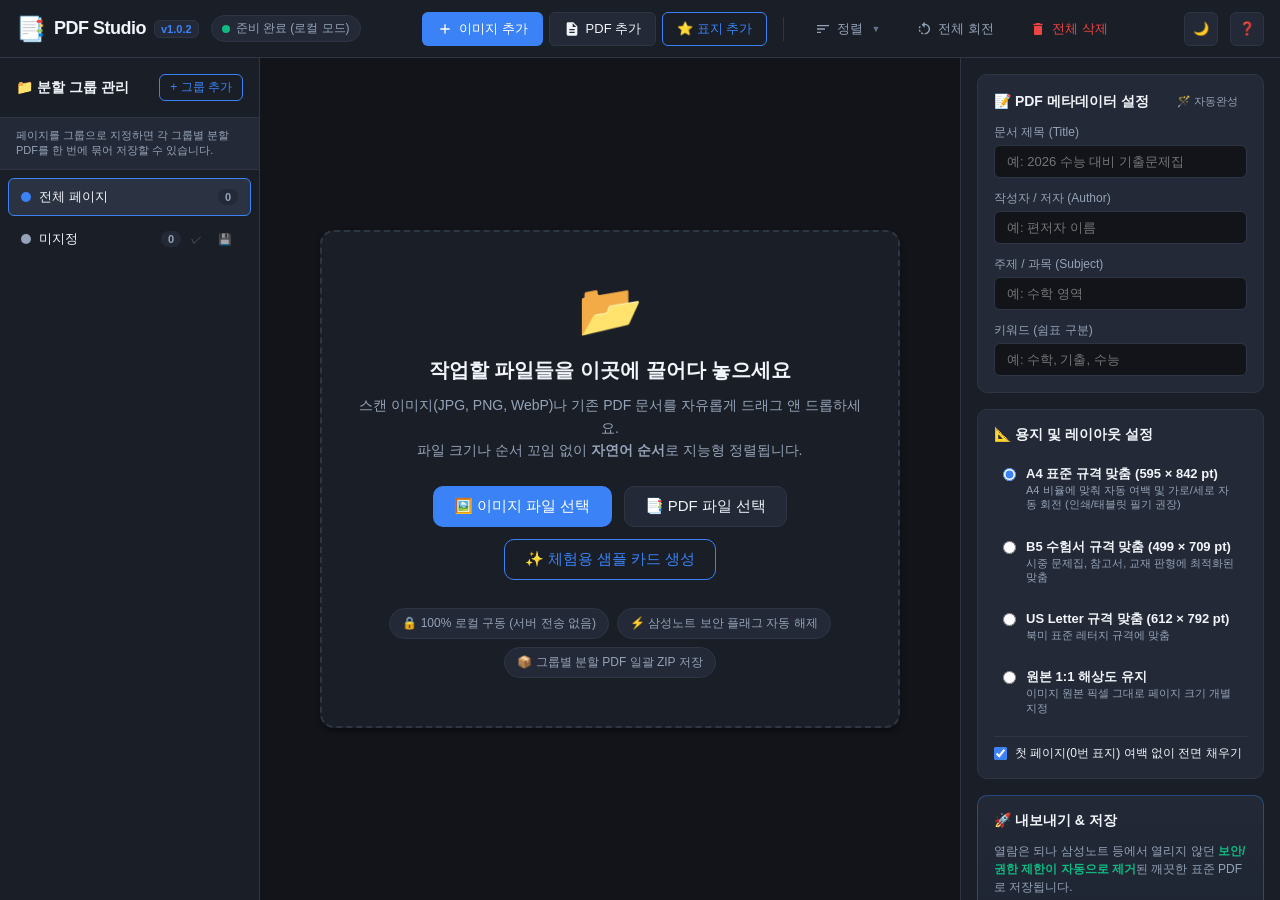
<file: PDF_Studio_v1.0.2/index.html>
<!DOCTYPE html>
<html lang="ko" data-theme="dark">
<head>
  <meta charset="UTF-8">
  <meta name="viewport" content="width=device-width, initial-scale=1.0">
  <title>PDF Studio - 고품질 PDF 제작 및 스마트 편집 스튜디오</title>
  <meta name="description" content="100% 브라우저 로컬 구동! 대량 이미지 결합, 삼성노트 호환 보안 해제, 그룹화 분할, 메타데이터 맞춤 설정 웹 툴">
  <link rel="stylesheet" href="css/style.css">
  <link rel="manifest" href="manifest.json">
  <meta name="theme-color" content="#1e222d">
</head>
<body>
  <!-- 최상단 헤더 & 액션바 -->
  <header class="app-header">
    <div class="header-left">
      <div class="logo-area">
        <span class="logo-icon">📑</span>
        <h1 class="logo-title">PDF Studio</h1>
        <span class="version-badge" id="app-version">v1.0.2</span>
      </div>
      <div class="status-pill" id="status-pill">
        <span class="status-dot"></span>
        <span class="status-text" id="status-text">준비 완료 (로컬 모드)</span>
      </div>
    </div>

    <!-- 중앙 메인 툴바 -->
    <div class="header-center">
      <div class="toolbar-group">
        <input type="file" id="file-input-image" accept="image/*" multiple hidden>
        <button class="btn btn-primary" id="btn-add-images" title="여러 장의 이미지를 순차적으로 추가합니다">
          <svg class="icon" viewBox="0 0 24 24"><path d="M19 13h-6v6h-2v-6H5v-2h6V5h2v6h6v2z"/></svg>
          <span>이미지 추가</span>
        </button>

        <input type="file" id="file-input-pdf" accept=".pdf,application/pdf" multiple hidden>
        <button class="btn btn-secondary" id="btn-add-pdf" title="기존 PDF를 불러와 페이지별로 분해합니다 (보안 PDF 포함)">
          <svg class="icon" viewBox="0 0 24 24"><path d="M14 2H6c-1.1 0-1.99.9-1.99 2L4 20c0 1.1.89 2 1.99 2H18c1.1 0 2-.9 2-2V8l-6-6zm2 16H8v-2h8v2zm0-4H8v-2h8v2zm-3-5V3.5L18.5 9H13z"/></svg>
          <span>PDF 추가</span>
        </button>

        <input type="file" id="file-input-cover" accept="image/*" hidden>
        <button class="btn btn-outline" id="btn-add-cover" title="맨 앞 0번에 전용 표지 이미지를 추가합니다">
          <span>⭐ 표지 추가</span>
        </button>
      </div>

      <div class="toolbar-divider"></div>

      <div class="toolbar-group">
        <!-- 지능형 정렬 드롭다운 -->
        <div class="dropdown" id="sort-dropdown">
          <button class="btn btn-ghost dropdown-trigger" id="btn-sort-menu" title="페이지 정렬 방식 선택">
            <svg class="icon" viewBox="0 0 24 24"><path d="M3 18h6v-2H3v2zM3 6v2h18V6H3zm0 7h12v-2H3v2z"/></svg>
            <span>정렬</span>
            <span class="arrow-down">▼</span>
          </button>
          <div class="dropdown-content">
            <button class="dropdown-item" data-action="sort-natural">🔢 파일명 자연어 정렬 (1, 2, ... 10)</button>
            <button class="dropdown-item" data-action="sort-name-asc">🔤 파일명 오름차순 (A-Z)</button>
            <button class="dropdown-item" data-action="sort-name-desc">🔡 파일명 내림차순 (Z-A)</button>
            <button class="dropdown-item" data-action="sort-date-desc">🕒 파일 수정일 (최신순)</button>
            <button class="dropdown-item" data-action="sort-date-asc">⏳ 파일 수정일 (과거순)</button>
            <button class="dropdown-item" data-action="sort-reverse">🔄 현재 순서 역순 뒤집기</button>
          </div>
        </div>

        <button class="btn btn-ghost" id="btn-rotate-all" title="전체 페이지 90도 회전">
          <svg class="icon" viewBox="0 0 24 24"><path d="M7.11 8.53L5.7 7.11C4.8 8.27 4.24 9.61 4.07 11h2.02c.14-.87.49-1.72.97-2.47zM6.09 13H4.07c.17 1.39.72 2.73 1.62 3.89l1.41-1.42c-.52-.75-.87-1.59-1.01-2.47zm1.01 5.32c1.16.9 2.51 1.44 3.9 1.61V17.9c-.87-.15-1.71-.49-2.46-.97L7.1 18.32zM13 4.07V1L8.45 5.55 13 10V6.09c3.37 0 6.09 2.72 6.09 6.09s-2.72 6.09-6.09 6.09v2.02c4.48 0 8.11-3.63 8.11-8.11 0-4.48-3.63-8.02-8.11-8.02z"/></svg>
          <span>전체 회전</span>
        </button>

        <button class="btn btn-ghost text-danger" id="btn-delete-all" title="작업대 전체 비우기">
          <svg class="icon" viewBox="0 0 24 24"><path d="M6 19c0 1.1.9 2 2 2h8c1.1 0 2-.9 2-2V7H6v12zM19 4h-3.5l-1-1h-5l-1 1H5v2h14V4z"/></svg>
          <span>전체 삭제</span>
        </button>
      </div>
    </div>

    <!-- 우측 보조 메뉴 -->
    <div class="header-right">
      <button class="btn btn-icon" id="btn-theme-toggle" title="다크/라이트 테마 전환">
        <span id="theme-icon">🌙</span>
      </button>
      <button class="btn btn-icon" id="btn-help" title="도움말 및 기능 안내">
        <span>❓</span>
      </button>
    </div>
  </header>

  <!-- 메인 3단 워크스페이스 -->
  <div class="app-workspace">
    <!-- 1단 : 좌측 그룹 관리 사이드바 -->
    <aside class="sidebar-groups" id="sidebar-groups">
      <div class="sidebar-header">
        <h2 class="sidebar-title">📁 분할 그룹 관리</h2>
        <button class="btn btn-sm btn-outline" id="btn-new-group" title="새 분할 그룹을 추가합니다">
          <span>+ 그룹 추가</span>
        </button>
      </div>
      <div class="sidebar-desc">
        페이지를 그룹으로 지정하면 각 그룹별 분할 PDF를 한 번에 묶어 저장할 수 있습니다.
      </div>
      <ul class="group-list" id="group-list">
        <!-- 동적으로 그룹 아이템이 렌더링됩니다 -->
      </ul>
    </aside>

    <!-- 2단 : 중앙 메인 작업대 (그리드 캔버스) -->
    <main class="main-canvas" id="main-canvas">
      <!-- 빈 작업 공간 안내 (Empty State) -->
      <div class="empty-state" id="empty-state">
        <div class="empty-card">
          <div class="empty-icon">📂</div>
          <h2 class="empty-title">작업할 파일들을 이곳에 끌어다 놓으세요</h2>
          <p class="empty-desc">
            스캔 이미지(JPG, PNG, WebP)나 기존 PDF 문서를 자유롭게 드래그 앤 드롭하세요.<br>
            파일 크기나 순서 꼬임 없이 <strong>자연어 순서</strong>로 지능형 정렬됩니다.
          </p>
          <div class="empty-actions">
            <button class="btn btn-primary btn-lg" onclick="document.getElementById('file-input-image').click()">
              🖼️ 이미지 파일 선택
            </button>
            <button class="btn btn-secondary btn-lg" onclick="document.getElementById('file-input-pdf').click()">
              📑 PDF 파일 선택
            </button>
            <button class="btn btn-outline btn-lg" id="btn-demo-sample">
              ✨ 체험용 샘플 카드 생성
            </button>
          </div>
          <div class="empty-feature-pills">
            <span class="pill">🔒 100% 로컬 구동 (서버 전송 없음)</span>
            <span class="pill">⚡ 삼성노트 보안 플래그 자동 해제</span>
            <span class="pill">📦 그룹별 분할 PDF 일괄 ZIP 저장</span>
          </div>
        </div>
      </div>

      <!-- 페이지 카드 그리드 컨테이너 -->
      <div class="grid-container" id="grid-container" style="display: none;">
        <div class="grid-header-bar">
          <div class="grid-info">
            <span class="total-count-badge" id="visible-count-text">0개의 페이지</span>
            <span class="filter-status" id="active-filter-badge">전체 보기</span>
          </div>
          <div class="grid-view-controls">
            <button class="btn btn-xs btn-ghost" id="btn-select-all">전체 선택</button>
            <button class="btn btn-xs btn-ghost" id="btn-invert-select">선택 반전</button>
            <button class="btn btn-xs btn-ghost" id="btn-deselect-all">선택 해제</button>
          </div>
        </div>

        <div class="page-grid" id="page-grid">
          <!-- 페이지 카드가 동적으로 렌더링됩니다 -->
        </div>
      </div>

      <!-- 선택 항목 플로팅 액션 바 -->
      <div class="floating-batch-bar" id="floating-batch-bar" style="display: none;">
        <div class="batch-bar-left">
          <span class="batch-count" id="selected-count-badge">0개 선택됨</span>
        </div>
        <div class="batch-bar-actions">
          <button class="btn btn-sm btn-ghost" id="btn-batch-rotate">↺ 90도 회전</button>
          <div class="dropdown dropup" id="batch-group-dropdown">
            <button class="btn btn-sm btn-ghost dropdown-trigger">📁 그룹 이동 ▼</button>
            <div class="dropdown-content" id="batch-group-menu">
              <!-- 그룹 선택 목록 동적 렌더링 -->
            </div>
          </div>
          <button class="btn btn-sm btn-ghost text-danger" id="btn-batch-delete">🗑️ 삭제</button>
          <button class="btn btn-sm btn-icon" id="btn-batch-close" title="선택 닫기">✕</button>
        </div>
      </div>
    </main>

    <!-- 3단 : 우측 설정 및 내보내기 인스펙터 -->
    <aside class="sidebar-inspector" id="sidebar-inspector">
      <div class="inspector-scroll">
        <!-- 1. 문서 메타데이터 설정 -->
        <section class="inspector-card">
          <div style="display: flex; align-items: center; justify-content: space-between; margin-bottom: 12px;">
            <h3 class="card-title" style="margin-bottom: 0;">📝 PDF 메타데이터 설정</h3>
            <button class="btn btn-xs btn-ghost" id="btn-autofill-title" title="첫 번째 파일명으로 문서 제목을 자동 채웁니다">🪄 자동완성</button>
          </div>
          <div class="form-group">
            <label for="meta-title">문서 제목 (Title)</label>
            <input type="text" id="meta-title" class="form-control" placeholder="예: 2026 수능 대비 기출문제집">
          </div>
          <div class="form-group">
            <label for="meta-author">작성자 / 저자 (Author)</label>
            <input type="text" id="meta-author" class="form-control" placeholder="예: 편저자 이름">
          </div>
          <div class="form-group">
            <label for="meta-subject">주제 / 과목 (Subject)</label>
            <input type="text" id="meta-subject" class="form-control" placeholder="예: 수학 영역">
          </div>
          <div class="form-group">
            <label for="meta-keywords">키워드 (쉼표 구분)</label>
            <input type="text" id="meta-keywords" class="form-control" placeholder="예: 수학, 기출, 수능">
          </div>
        </section>

        <!-- 2. 용지 및 표지 규격 설정 -->
        <section class="inspector-card">
          <h3 class="card-title">📐 용지 및 레이아웃 설정</h3>
          <div class="radio-group">
            <label class="radio-item">
              <input type="radio" name="paper-fit" value="fit_a4" checked>
              <div class="radio-label">
                <strong>A4 표준 규격 맞춤 (595 × 842 pt)</strong>
                <span class="subtext">A4 비율에 맞춰 자동 여백 및 가로/세로 자동 회전 (인쇄/태블릿 필기 권장)</span>
              </div>
            </label>
            <label class="radio-item">
              <input type="radio" name="paper-fit" value="fit_b5">
              <div class="radio-label">
                <strong>B5 수험서 규격 맞춤 (499 × 709 pt)</strong>
                <span class="subtext">시중 문제집, 참고서, 교재 판형에 최적화된 맞춤</span>
              </div>
            </label>
            <label class="radio-item">
              <input type="radio" name="paper-fit" value="fit_letter">
              <div class="radio-label">
                <strong>US Letter 규격 맞춤 (612 × 792 pt)</strong>
                <span class="subtext">북미 표준 레터지 규격에 맞춤</span>
              </div>
            </label>
            <label class="radio-item">
              <input type="radio" name="paper-fit" value="original">
              <div class="radio-label">
                <strong>원본 1:1 해상도 유지</strong>
                <span class="subtext">이미지 원본 픽셀 그대로 페이지 크기 개별 지정</span>
              </div>
            </label>
          </div>

          <div class="checkbox-group">
            <label class="checkbox-item">
              <input type="checkbox" id="cover-fullbleed" checked>
              <span>첫 페이지(0번 표지) 여백 없이 전면 채우기</span>
            </label>
          </div>
        </section>

        <!-- 3. 최종 내보내기 액션 -->
        <section class="inspector-card export-card">
          <h3 class="card-title">🚀 내보내기 & 저장</h3>
          <p class="export-guide">
            열람은 되나 삼성노트 등에서 열리지 않던 <strong>보안/권한 제한이 자동으로 제거</strong>된 깨끗한 표준 PDF로 저장됩니다.
          </p>

          <button class="btn btn-primary btn-block btn-lg" id="btn-export-single">
            <svg class="icon" viewBox="0 0 24 24"><path d="M19 9h-4V3H9v6H5l7 7 7-7zM5 18v2h14v-2H5z"/></svg>
            <span>통합 PDF로 저장 (보안 해제)</span>
          </button>

          <button class="btn btn-secondary btn-block" id="btn-export-groups">
            <svg class="icon" viewBox="0 0 24 24"><path d="M20 6h-8l-2-2H4c-1.1 0-1.99.9-1.99 2L2 18c0 1.1.9 2 2 2h16c1.1 0 2-.9 2-2V8c0-1.1-.9-2-2-2zm-6 10H6v-2h8v2zm4-4H6v-2h12v2z"/></svg>
            <span>그룹별 분할 PDF (ZIP 일괄 저장)</span>
          </button>
        </section>
      </div>
    </aside>
  </div>

  <!-- 모달 1 : 새 그룹 생성 모달 -->
  <div class="modal-overlay" id="modal-new-group">
    <div class="modal-box">
      <div class="modal-header">
        <h3 class="modal-title">새 분할 그룹 만들기</h3>
        <button class="btn-close" id="btn-close-group-modal">✕</button>
      </div>
      <div class="modal-body">
        <div class="form-group">
          <label for="group-name-input">그룹 이름</label>
          <input type="text" id="group-name-input" class="form-control" placeholder="예: 1장 본문, 해설편, 부록 등">
        </div>
        <div class="form-group">
          <label>그룹 식별 컬러</label>
          <div class="color-palette" id="color-palette">
            <!-- 컬러 버튼들이 렌더링됩니다 -->
          </div>
        </div>
      </div>
      <div class="modal-footer">
        <button class="btn btn-ghost" id="btn-cancel-group">취소</button>
        <button class="btn btn-primary" id="btn-confirm-group">생성하기</button>
      </div>
    </div>
  </div>

  <!-- 모달 2 : 이미지 확대 미리보기 모달 -->
  <div class="modal-overlay modal-zoom" id="modal-zoom">
    <div class="zoom-box">
      <button class="btn-close zoom-close" id="btn-close-zoom">✕</button>
      <div class="zoom-content" id="zoom-content">
        <!-- 확대된 썸네일/캔버스가 표시됩니다 -->
      </div>
      <div class="zoom-footer" id="zoom-footer">
        <span id="zoom-page-info">페이지 정보</span>
      </div>
    </div>
  </div>

  <!-- 모달 3 : 도움말 모달 -->
  <div class="modal-overlay" id="modal-help">
    <div class="modal-box modal-lg">
      <div class="modal-header">
        <h3 class="modal-title">💡 PDF Studio 핵심 기능 및 안내</h3>
        <button class="btn-close" id="btn-close-help">✕</button>
      </div>
      <div class="modal-body help-body">
        <h4>1. 대량 이미지 순서 보정</h4>
        <p>비동기 로딩 지연으로 인한 순서 꼬임을 원천 차단하며, '1, 2, ... 10'과 같은 자연어 번호 순서로 자동 배치합니다.</p>
        
        <h4>2. 삼성노트 호환 보안 해제</h4>
        <p>열람은 가능하지만 필기나 주석 작성이 차단된 PDF는 불러온 뒤 바로 [통합 PDF 저장]만 누르면 깨끗한 일반 PDF로 변환됩니다.</p>
        
        <h4>3. 그룹화 기반 분할</h4>
        <p>원하는 페이지들을 선택해 그룹을 지정하면, 각 그룹별로 분할된 PDF 여러 개를 ZIP 파일 하나로 일괄 다운로드할 수 있습니다.</p>

        <h4>4. 100% 로컬 보안 원칙</h4>
        <p>모든 데이터는 사용자 브라우저 내부에서만 처리되며, 어떤 파일도 외부 서버로 전송되지 않습니다.</p>
      </div>
      <div class="modal-footer">
        <button class="btn btn-primary" id="btn-ok-help">확인했습니다</button>
      </div>
    </div>
  </div>

  <!-- 진행률 표시 프로그레스 토스트 -->
  <div class="progress-toast" id="progress-toast" style="display: none;">
    <div class="progress-info">
      <span class="progress-title" id="progress-title">이미지 불러오는 중...</span>
      <span class="progress-percent" id="progress-percent">0%</span>
    </div>
    <div class="progress-bar-track">
      <div class="progress-bar-fill" id="progress-bar-fill" style="width: 0%"></div>
    </div>
  </div>

  <!-- 토스트 알림 컨테이너 -->
  <div class="toast-container" id="toast-container"></div>

  <!-- 핵심 독립형 라이브러리 로컬 로드 (100% 오프라인) -->
  <script src="libs/pdf-lib.min.js"></script>
  <script src="libs/pdf.min.js"></script>
  <script src="libs/jszip.min.js"></script>

  <!-- 자바스크립트 엔진 및 모듈 로드 -->
  <script src="js/image-loader.js"></script>
  <script src="js/pdf-loader.js"></script>
  <script src="js/state.js"></script>
  <script src="js/ui.js"></script>
  <script src="js/app.js"></script>
</body>
</html>
</file>
<file: PDF_Studio/css/style.css>
/* ==========================================================================
   PDF Studio - Master Stylesheet (v0.1.0)
   Modern Dark/Light Theme, Responsive 3-Panel Layout, Grid Components
   ========================================================================== */

:root {
  /* 다크 테마 기본 변수 */
  --bg-primary: #12141a;
  --bg-secondary: #1a1e27;
  --bg-tertiary: #232936;
  --bg-hover: #2b3242;
  --bg-card: #1e2430;
  --border-color: #2e3646;
  --border-focus: #3b82f6;

  --text-main: #f1f5f9;
  --text-muted: #94a3b8;
  --text-dim: #64748b;

  --accent-primary: #3b82f6;
  --accent-primary-hover: #2563eb;
  --accent-secondary: #0ea5e9;
  --accent-success: #10b981;
  --accent-warning: #f59e0b;
  --accent-danger: #ef4444;
  --accent-danger-hover: #dc2626;

  --shadow-sm: 0 1px 2px 0 rgba(0, 0, 0, 0.2);
  --shadow-md: 0 4px 6px -1px rgba(0, 0, 0, 0.3), 0 2px 4px -1px rgba(0, 0, 0, 0.2);
  --shadow-lg: 0 10px 15px -3px rgba(0, 0, 0, 0.4), 0 4px 6px -2px rgba(0, 0, 0, 0.3);

  --font-family: -apple-system, BlinkMacSystemFont, "Segoe UI", Roboto, "Noto Sans KR", sans-serif;
  --radius-sm: 6px;
  --radius-md: 10px;
  --radius-lg: 14px;
  --header-height: 58px;
}

[data-theme="light"] {
  --bg-primary: #f8fafc;
  --bg-secondary: #ffffff;
  --bg-tertiary: #f1f5f9;
  --bg-hover: #e2e8f0;
  --bg-card: #ffffff;
  --border-color: #e2e8f0;
  --border-focus: #3b82f6;

  --text-main: #0f172a;
  --text-muted: #64748b;
  --text-dim: #94a3b8;

  --shadow-sm: 0 1px 2px 0 rgba(0, 0, 0, 0.05);
  --shadow-md: 0 4px 6px -1px rgba(0, 0, 0, 0.1);
  --shadow-lg: 0 10px 15px -3px rgba(0, 0, 0, 0.1);
}

* {
  box-sizing: border-box;
  margin: 0;
  padding: 0;
}

body {
  font-family: var(--font-family);
  background-color: var(--bg-primary);
  color: var(--text-main);
  height: 100vh;
  display: flex;
  flex-direction: column;
  overflow: hidden;
  user-select: none;
}

/* ==========================================================================
   1. 헤더 & 툴바 (Top Header)
   ========================================================================== */
.app-header {
  height: var(--header-height);
  background-color: var(--bg-secondary);
  border-bottom: 1px solid var(--border-color);
  display: flex;
  align-items: center;
  justify-content: space-between;
  padding: 0 16px;
  z-index: 50;
  flex-shrink: 0;
}

.header-left, .header-center, .header-right {
  display: flex;
  align-items: center;
  gap: 12px;
}

.logo-area {
  display: flex;
  align-items: center;
  gap: 8px;
}

.logo-icon {
  font-size: 24px;
}

.logo-title {
  font-size: 18px;
  font-weight: 700;
  color: var(--text-main);
  letter-spacing: -0.5px;
}

.version-badge {
  font-size: 11px;
  background-color: var(--bg-tertiary);
  color: var(--accent-primary);
  border: 1px solid var(--border-color);
  padding: 2px 6px;
  border-radius: var(--radius-sm);
  font-weight: 600;
}

.status-pill {
  display: flex;
  align-items: center;
  gap: 6px;
  font-size: 12px;
  color: var(--text-muted);
  background-color: var(--bg-tertiary);
  padding: 4px 10px;
  border-radius: 20px;
  border: 1px solid var(--border-color);
}

.status-dot {
  width: 8px;
  height: 8px;
  background-color: var(--accent-success);
  border-radius: 50%;
  animation: pulse-dot 2s infinite ease-in-out;
}

@keyframes pulse-dot {
  0%, 100% { opacity: 1; transform: scale(1); }
  50% { opacity: 0.5; transform: scale(0.85); }
}

.toolbar-group {
  display: flex;
  align-items: center;
  gap: 6px;
}

.toolbar-divider {
  width: 1px;
  height: 24px;
  background-color: var(--border-color);
  margin: 0 4px;
}

/* ==========================================================================
   2. 버튼 및 공통 컴포넌트
   ========================================================================== */
.btn {
  display: inline-flex;
  align-items: center;
  justify-content: center;
  gap: 6px;
  font-family: inherit;
  font-size: 13px;
  font-weight: 500;
  padding: 7px 14px;
  border-radius: var(--radius-sm);
  border: 1px solid transparent;
  cursor: pointer;
  transition: all 0.15s ease;
  white-space: nowrap;
}

.btn:active:not(:disabled) {
  transform: translateY(1px);
}

.btn:disabled, .btn[disabled] {
  opacity: 0.35;
  cursor: not-allowed;
  pointer-events: none;
  transform: none !important;
}

.btn-primary {
  background-color: var(--accent-primary);
  color: #ffffff;
}
.btn-primary:hover {
  background-color: var(--accent-primary-hover);
}

.btn-secondary {
  background-color: var(--bg-tertiary);
  color: var(--text-main);
  border-color: var(--border-color);
}
.btn-secondary:hover {
  background-color: var(--bg-hover);
}

.btn-outline {
  background-color: transparent;
  color: var(--accent-primary);
  border-color: var(--accent-primary);
}
.btn-outline:hover {
  background-color: rgba(59, 130, 246, 0.1);
}

.btn-ghost {
  background-color: transparent;
  color: var(--text-muted);
}
.btn-ghost:hover {
  background-color: var(--bg-hover);
  color: var(--text-main);
}

.btn-icon {
  width: 34px;
  height: 34px;
  padding: 0;
  border-radius: var(--radius-sm);
  background-color: var(--bg-tertiary);
  color: var(--text-main);
  border: 1px solid var(--border-color);
}
.btn-icon:hover {
  background-color: var(--bg-hover);
}

.btn-lg {
  padding: 10px 20px;
  font-size: 15px;
  border-radius: var(--radius-md);
}

.btn-sm {
  padding: 4px 10px;
  font-size: 12px;
}

.btn-xs {
  padding: 2px 8px;
  font-size: 11px;
}

.btn-block {
  width: 100%;
}

.text-danger {
  color: var(--accent-danger) !important;
}
.text-danger:hover {
  background-color: rgba(239, 68, 68, 0.1) !important;
}

.icon {
  width: 16px;
  height: 16px;
  fill: currentColor;
}

/* 드롭다운 & 드롭업 (v1.0.2) */
.dropdown {
  position: relative;
  display: inline-block;
}

.dropdown-trigger .arrow-down {
  font-size: 9px;
  margin-left: 2px;
  color: var(--text-dim);
}

.dropdown-content {
  display: none;
  position: absolute;
  top: calc(100% + 4px);
  left: 0;
  min-width: 210px;
  max-height: 280px;
  overflow-y: auto;
  overscroll-behavior: contain;
  background-color: var(--bg-secondary);
  border: 1px solid var(--border-color);
  border-radius: var(--radius-md);
  box-shadow: var(--shadow-lg);
  padding: 6px;
  z-index: 100;
  scrollbar-width: thin;
}

/* 마우스 호버 브리지 (버튼과 메뉴 사이의 4px 빈틈으로 인한 호버 꺼짐 방지) */
.dropdown:not(.dropup) .dropdown-content::before {
  content: '';
  position: absolute;
  top: -8px;
  left: 0;
  right: 0;
  height: 10px;
}

/* 드롭업: 하단 플로팅 바 등 화면 하단 컴포넌트용 상향 전개 */
.dropup .dropdown-content {
  top: auto;
  bottom: calc(100% + 10px);
  left: 50%;
  transform: translateX(-50%);
  box-shadow: 0 -6px 24px rgba(0, 0, 0, 0.45);
}

.dropup .dropdown-content::after {
  content: '';
  position: absolute;
  bottom: -12px;
  left: 0;
  right: 0;
  height: 14px;
}

.dropdown:hover .dropdown-content,
.dropdown.active .dropdown-content {
  display: flex;
  flex-direction: column;
  gap: 2px;
}

.dropdown-item {
  width: 100%;
  text-align: left;
  background: none;
  border: none;
  color: var(--text-main);
  padding: 8px 12px;
  font-size: 13px;
  border-radius: var(--radius-sm);
  cursor: pointer;
  transition: background-color 0.15s ease;
  white-space: nowrap;
}

.dropdown-item:hover {
  background-color: var(--bg-hover);
}

/* ==========================================================================
   3. 메인 3단 워크스페이스 레이아웃
   ========================================================================== */
.app-workspace {
  flex: 1;
  display: grid;
  grid-template-columns: 260px 1fr 320px;
  overflow: hidden;
  height: calc(100vh - var(--header-height));
}

/* 3.1 좌측 그룹 사이드바 */
.sidebar-groups {
  background-color: var(--bg-secondary);
  border-right: 1px solid var(--border-color);
  display: flex;
  flex-direction: column;
  overflow: hidden;
}

.sidebar-header {
  padding: 16px;
  display: flex;
  align-items: center;
  justify-content: space-between;
  border-bottom: 1px solid var(--border-color);
}

.sidebar-title {
  font-size: 14px;
  font-weight: 700;
  color: var(--text-main);
}

.sidebar-desc {
  padding: 10px 16px;
  font-size: 11px;
  color: var(--text-muted);
  line-height: 1.4;
  border-bottom: 1px solid var(--border-color);
  background-color: var(--bg-tertiary);
}

.group-list {
  flex: 1;
  overflow-y: auto;
  list-style: none;
  padding: 8px;
  display: flex;
  flex-direction: column;
  gap: 4px;
}

.group-item {
  display: flex;
  align-items: center;
  justify-content: space-between;
  padding: 9px 12px;
  border-radius: var(--radius-sm);
  cursor: pointer;
  transition: all 0.15s ease;
  border: 1px solid transparent;
}

.group-item:hover {
  background-color: var(--bg-hover);
}

.group-item.active {
  background-color: var(--bg-hover);
  border-color: var(--accent-primary);
}

.group-info {
  display: flex;
  align-items: center;
  gap: 8px;
  overflow: hidden;
}

.group-dot {
  width: 10px;
  height: 10px;
  border-radius: 50%;
  flex-shrink: 0;
}

.group-name {
  font-size: 13px;
  font-weight: 500;
  color: var(--text-main);
  white-space: nowrap;
  overflow: hidden;
  text-overflow: ellipsis;
}

.group-item-actions {
  display: flex;
  align-items: center;
  gap: 4px;
  flex-shrink: 0;
}

.group-item-actions .btn {
  padding: 2px 5px;
  font-size: 11px;
  opacity: 0.6;
  border-radius: var(--radius-sm);
}

.group-item:hover .group-item-actions .btn {
  opacity: 1;
}

.group-count {
  font-size: 11px;
  background-color: var(--bg-tertiary);
  color: var(--text-muted);
  padding: 2px 7px;
  border-radius: 12px;
  font-weight: 600;
  flex-shrink: 0;
}

/* 3.2 중앙 메인 작업대 (Grid Canvas) */
.main-canvas {
  background-color: var(--bg-primary);
  display: flex;
  flex-direction: column;
  position: relative;
  overflow: hidden;
  min-height: 0;
  height: 100%;
}

/* 빈 화면 (Empty State) */
.empty-state {
  flex: 1;
  display: flex;
  align-items: center;
  justify-content: center;
  padding: 32px;
}

.empty-card {
  max-width: 580px;
  width: 100%;
  background-color: var(--bg-secondary);
  border: 2px dashed var(--border-color);
  border-radius: var(--radius-lg);
  padding: 48px 32px;
  text-align: center;
  box-shadow: var(--shadow-md);
  transition: all 0.2s ease;
}

.empty-card.drag-over {
  border-color: var(--accent-primary);
  background-color: rgba(59, 130, 246, 0.05);
  transform: scale(1.01);
}

.empty-icon {
  font-size: 52px;
  margin-bottom: 16px;
}

.empty-title {
  font-size: 20px;
  font-weight: 700;
  margin-bottom: 10px;
  color: var(--text-main);
}

.empty-desc {
  font-size: 14px;
  color: var(--text-muted);
  line-height: 1.6;
  margin-bottom: 24px;
}

.empty-actions {
  display: flex;
  justify-content: center;
  flex-wrap: wrap;
  gap: 12px;
  margin-bottom: 28px;
}

.empty-feature-pills {
  display: flex;
  flex-wrap: wrap;
  justify-content: center;
  gap: 8px;
}

.pill {
  font-size: 12px;
  background-color: var(--bg-tertiary);
  color: var(--text-muted);
  padding: 6px 12px;
  border-radius: 20px;
  border: 1px solid var(--border-color);
}

/* 카드 그리드 컨테이너 */
.grid-container {
  flex: 1;
  display: flex;
  flex-direction: column;
  overflow: hidden;
  min-height: 0;
}

.grid-header-bar {
  padding: 12px 20px;
  display: flex;
  align-items: center;
  justify-content: space-between;
  border-bottom: 1px solid var(--border-color);
  background-color: var(--bg-secondary);
  flex-shrink: 0;
}

.grid-info {
  display: flex;
  align-items: center;
  gap: 10px;
}

.total-count-badge {
  font-size: 13px;
  font-weight: 600;
  color: var(--text-main);
}

.filter-status {
  font-size: 12px;
  color: var(--accent-primary);
  background-color: rgba(59, 130, 246, 0.1);
  padding: 2px 8px;
  border-radius: var(--radius-sm);
  font-weight: 500;
}

.page-grid {
  flex: 1;
  overflow-y: auto;
  overflow-x: hidden;
  padding: 20px;
  display: grid;
  grid-template-columns: repeat(auto-fill, minmax(180px, 1fr));
  grid-auto-rows: 290px; /* 모든 행의 높이를 290px로 고정하여 압축 방지 */
  gap: 18px;
  align-content: start;
  min-height: 0;
}

/* 페이지 카드 컴포넌트 */
.page-card {
  background-color: var(--bg-card);
  border: 1px solid var(--border-color);
  border-radius: var(--radius-md);
  overflow: hidden;
  display: flex;
  flex-direction: column;
  position: relative;
  transition: all 0.2s cubic-bezier(0.4, 0, 0.2, 1);
  box-shadow: var(--shadow-sm);
  min-height: 290px; /* 대량 이미지 추가 시 압축 원천 차단 */
  height: 290px;
  flex-shrink: 0;
}

.page-card:hover {
  transform: translateY(-3px);
  box-shadow: var(--shadow-md);
  border-color: var(--border-focus);
}

.page-card.selected {
  border-color: var(--accent-primary);
  box-shadow: 0 0 0 2px var(--accent-primary);
}

/* 드래그 앤 드롭 상태 스타일 */
.page-card.dragging {
  opacity: 0.35;
  transform: scale(0.96);
  border: 2px dashed var(--accent-primary);
}

.page-card.drag-target-before {
  border-left: 4px solid var(--accent-primary) !important;
  transform: translateX(4px);
}

.page-card.drag-target-after {
  border-right: 4px solid var(--accent-primary) !important;
  transform: translateX(-4px);
}

/* 상단 그룹 컬러 띠 */
.card-group-stripe {
  height: 4px;
  width: 100%;
  background-color: #94a3b8;
}

/* 카드 헤더 (듀얼 배지) */
.card-header {
  padding: 8px 10px;
  display: flex;
  align-items: center;
  justify-content: space-between;
  background-color: var(--bg-secondary);
  border-bottom: 1px solid var(--border-color);
}

.badge-current-num {
  font-size: 12px;
  font-weight: 700;
  color: #ffffff;
  background-color: var(--accent-primary);
  padding: 1px 7px;
  border-radius: var(--radius-sm);
}

.badge-current-num.badge-cover {
  background: linear-gradient(135deg, #f59e0b, #d97706);
  color: #ffffff;
  box-shadow: 0 1px 4px rgba(245, 158, 11, 0.5);
  letter-spacing: -0.2px;
}

.card-select-check {
  cursor: pointer;
  width: 16px;
  height: 16px;
  accent-color: var(--accent-primary);
}

/* 썸네일 미리보기 영역 */
.card-thumb-wrapper {
  height: 220px;
  min-height: 220px;
  flex: 1;
  background-color: #0b0d11;
  display: flex;
  align-items: center;
  justify-content: center;
  overflow: hidden;
  position: relative;
}

.card-thumb-img {
  max-width: 100%;
  max-height: 100%;
  object-fit: contain;
  transition: transform 0.2s ease;
}

/* 카드 호버 퀵 액션 오버레이 */
.card-quick-actions {
  position: absolute;
  inset: 0;
  background-color: rgba(0, 0, 0, 0.6);
  display: flex;
  align-items: center;
  justify-content: center;
  gap: 8px;
  opacity: 0;
  transition: opacity 0.15s ease;
}

.page-card:hover .card-quick-actions {
  opacity: 1;
}

.action-btn-circle {
  width: 34px;
  height: 34px;
  border-radius: 50%;
  background-color: var(--bg-secondary);
  color: var(--text-main);
  border: 1px solid var(--border-color);
  display: flex;
  align-items: center;
  justify-content: center;
  cursor: pointer;
  font-size: 14px;
  transition: transform 0.15s ease, background-color 0.15s ease;
}

.action-btn-circle:hover {
  transform: scale(1.15);
  background-color: var(--accent-primary);
  color: #ffffff;
}

/* 카드 풋터 (출처 메타 라벨) */
.card-footer {
  padding: 6px 10px;
  background-color: var(--bg-secondary);
  border-top: 1px solid var(--border-color);
  display: flex;
  align-items: center;
  justify-content: space-between;
}

.badge-origin-info {
  font-size: 11px;
  color: var(--text-muted);
  white-space: nowrap;
  overflow: hidden;
  text-overflow: ellipsis;
  max-width: 140px;
}

/* 플로팅 다중 선택 액션바 (v1.0.2) */
.floating-batch-bar {
  position: absolute;
  bottom: 24px;
  left: 50%;
  transform: translateX(-50%);
  background-color: var(--bg-secondary);
  border: 1px solid var(--border-color);
  box-shadow: var(--shadow-lg);
  padding: 8px 16px;
  border-radius: 30px;
  display: flex;
  align-items: center;
  gap: 16px;
  z-index: 40;
  max-width: calc(100% - 32px);
  box-sizing: border-box;
  flex-wrap: wrap;
  justify-content: center;
}

.batch-count {
  font-size: 13px;
  font-weight: 700;
  color: var(--accent-primary);
}

.batch-bar-actions {
  display: flex;
  align-items: center;
  gap: 8px;
}

/* 3.3 우측 설정 및 내보내기 인스펙터 */
.sidebar-inspector {
  background-color: var(--bg-secondary);
  border-left: 1px solid var(--border-color);
  overflow: hidden;
  display: flex;
  flex-direction: column;
}

.inspector-scroll {
  flex: 1;
  overflow-y: auto;
  padding: 16px;
  display: flex;
  flex-direction: column;
  gap: 16px;
}

.inspector-card {
  background-color: var(--bg-tertiary);
  border: 1px solid var(--border-color);
  border-radius: var(--radius-md);
  padding: 16px;
}

.card-title {
  font-size: 14px;
  font-weight: 700;
  color: var(--text-main);
  margin-bottom: 12px;
}

.form-group {
  margin-bottom: 12px;
}
.form-group:last-child {
  margin-bottom: 0;
}

.form-group label {
  display: block;
  font-size: 12px;
  font-weight: 500;
  color: var(--text-muted);
  margin-bottom: 4px;
}

.form-control {
  width: 100%;
  background-color: var(--bg-primary);
  border: 1px solid var(--border-color);
  border-radius: var(--radius-sm);
  color: var(--text-main);
  padding: 8px 12px;
  font-size: 13px;
  font-family: inherit;
  transition: border-color 0.15s ease;
}

.form-control:focus {
  outline: none;
  border-color: var(--border-focus);
}

.radio-group {
  display: flex;
  flex-direction: column;
  gap: 8px;
  margin-bottom: 12px;
}

.radio-item {
  display: flex;
  align-items: flex-start;
  gap: 10px;
  cursor: pointer;
  padding: 8px;
  border-radius: var(--radius-sm);
  border: 1px solid transparent;
  transition: background-color 0.15s ease;
}

.radio-item:hover {
  background-color: var(--bg-hover);
}

.radio-item input {
  margin-top: 3px;
  accent-color: var(--accent-primary);
}

.radio-label strong {
  display: block;
  font-size: 13px;
  color: var(--text-main);
}

.radio-label .subtext {
  display: block;
  font-size: 11px;
  color: var(--text-muted);
  line-height: 1.3;
}

.checkbox-group {
  padding-top: 8px;
  border-top: 1px solid var(--border-color);
}

.checkbox-item {
  display: flex;
  align-items: center;
  gap: 8px;
  font-size: 12px;
  color: var(--text-main);
  cursor: pointer;
}

.checkbox-item input {
  accent-color: var(--accent-primary);
}

.export-card {
  border-color: rgba(59, 130, 246, 0.4);
  background: linear-gradient(180deg, var(--bg-tertiary) 0%, rgba(59, 130, 246, 0.05) 100%);
}

.export-guide {
  font-size: 12px;
  color: var(--text-muted);
  line-height: 1.5;
  margin-bottom: 14px;
}

.export-guide strong {
  color: var(--accent-success);
}

.export-card .btn {
  margin-bottom: 8px;
}
.export-card .btn:last-child {
  margin-bottom: 0;
}

/* ==========================================================================
   4. 모달 & 팝업
   ========================================================================== */
.modal-overlay {
  display: none;
  position: fixed;
  inset: 0;
  background-color: rgba(0, 0, 0, 0.7);
  backdrop-filter: blur(4px);
  z-index: 200;
  align-items: center;
  justify-content: center;
  padding: 16px;
}

.modal-overlay.active {
  display: flex;
}

.modal-box {
  background-color: var(--bg-secondary);
  border: 1px solid var(--border-color);
  border-radius: var(--radius-lg);
  box-shadow: var(--shadow-lg);
  max-width: 480px;
  width: 100%;
  overflow: hidden;
  animation: modal-pop 0.2s cubic-bezier(0.16, 1, 0.3, 1);
}

.modal-box.modal-lg {
  max-width: 620px;
}

@keyframes modal-pop {
  from { opacity: 0; transform: scale(0.95); }
  to { opacity: 1; transform: scale(1); }
}

.modal-header {
  padding: 16px 20px;
  border-bottom: 1px solid var(--border-color);
  display: flex;
  align-items: center;
  justify-content: space-between;
}

.modal-title {
  font-size: 16px;
  font-weight: 700;
  color: var(--text-main);
}

.btn-close {
  background: none;
  border: none;
  color: var(--text-muted);
  font-size: 18px;
  cursor: pointer;
  padding: 4px;
}
.btn-close:hover {
  color: var(--text-main);
}

.modal-body {
  padding: 20px;
}

.modal-footer {
  padding: 12px 20px;
  border-top: 1px solid var(--border-color);
  display: flex;
  justify-content: flex-end;
  gap: 10px;
  background-color: var(--bg-tertiary);
}

.color-palette {
  display: flex;
  gap: 8px;
  margin-top: 6px;
}

.color-chip-btn {
  width: 28px;
  height: 28px;
  border-radius: 50%;
  border: 2px solid transparent;
  cursor: pointer;
  transition: transform 0.15s ease;
}

.color-chip-btn:hover {
  transform: scale(1.15);
}

.color-chip-btn.selected {
  border-color: #ffffff;
  box-shadow: 0 0 0 2px var(--accent-primary);
}

.help-body h4 {
  font-size: 14px;
  color: var(--accent-primary);
  margin-top: 14px;
  margin-bottom: 4px;
}
.help-body h4:first-child {
  margin-top: 0;
}

.help-body p {
  font-size: 13px;
  color: var(--text-muted);
  line-height: 1.5;
}

/* 줌 모달 */
.zoom-box {
  background-color: var(--bg-secondary);
  border: 1px solid var(--border-color);
  border-radius: var(--radius-lg);
  max-width: 90vw;
  max-height: 90vh;
  display: flex;
  flex-direction: column;
  position: relative;
  overflow: hidden;
}

.zoom-close {
  position: absolute;
  top: 12px;
  right: 12px;
  z-index: 10;
  background-color: rgba(0, 0, 0, 0.5);
  color: #fff;
  border-radius: 50%;
  width: 32px;
  height: 32px;
}

.zoom-content {
  flex: 1;
  display: flex;
  align-items: center;
  justify-content: center;
  padding: 24px;
  overflow: auto;
}

.zoom-content img {
  max-width: 100%;
  max-height: 75vh;
  object-fit: contain;
}

.zoom-footer {
  padding: 10px 16px;
  background-color: var(--bg-tertiary);
  border-top: 1px solid var(--border-color);
  font-size: 12px;
  color: var(--text-muted);
  text-align: center;
}

/* 토스트 알림 */
.toast-container {
  position: fixed;
  bottom: 24px;
  right: 24px;
  display: flex;
  flex-direction: column;
  gap: 8px;
  z-index: 300;
  pointer-events: none;
}

.toast {
  background-color: var(--bg-secondary);
  color: var(--text-main);
  border: 1px solid var(--border-color);
  border-radius: var(--radius-md);
  padding: 12px 18px;
  font-size: 13px;
  box-shadow: var(--shadow-lg);
  pointer-events: auto;
  display: flex;
  align-items: center;
  gap: 10px;
  animation: toast-in 0.25s ease-out;
  transition: opacity 0.2s ease;
}

.toast.toast-success {
  border-left: 4px solid var(--accent-success);
}
.toast.toast-error {
  border-left: 4px solid var(--accent-danger);
}
.toast.toast-info {
  border-left: 4px solid var(--accent-primary);
}

@keyframes toast-in {
  from { opacity: 0; transform: translateY(12px); }
  to { opacity: 1; transform: translateY(0); }
}

/* 로딩 프로그레스 토스트 바 */
.progress-toast {
  position: fixed;
  bottom: 84px;
  right: 24px;
  background-color: var(--bg-secondary);
  border: 1px solid var(--accent-primary);
  border-radius: var(--radius-md);
  padding: 14px 20px;
  width: 320px;
  box-shadow: var(--shadow-lg);
  z-index: 300;
  display: flex;
  flex-direction: column;
  gap: 10px;
  animation: toast-in 0.25s ease-out;
}

.progress-info {
  display: flex;
  align-items: center;
  justify-content: space-between;
}

.progress-title {
  font-size: 13px;
  font-weight: 600;
  color: var(--text-main);
  white-space: nowrap;
  overflow: hidden;
  text-overflow: ellipsis;
  max-width: 230px;
}

.progress-percent {
  font-size: 12px;
  font-weight: 700;
  color: var(--accent-primary);
}

.progress-bar-track {
  width: 100%;
  height: 6px;
  background-color: var(--bg-tertiary);
  border-radius: 3px;
  overflow: hidden;
}

.progress-bar-fill {
  height: 100%;
  background: linear-gradient(90deg, var(--accent-primary), var(--accent-secondary));
  transition: width 0.15s ease;
}

/* ==========================================================================
   5. 미디어 쿼리 (반응형 대응)
   ========================================================================== */
@media (max-width: 1024px) {
  .app-workspace {
    grid-template-columns: 220px 1fr 280px;
  }
}

@media (max-width: 840px) {
  .app-workspace {
    grid-template-columns: 1fr;
  }
  .sidebar-groups, .sidebar-inspector {
    display: none; /* 모바일/소형 태블릿 추후 탭 전환 지원 */
  }
}
</file>
<file: PDF_Studio_v1.0.0/css/style.css>
/* ==========================================================================
   PDF Studio - Master Stylesheet (v0.1.0)
   Modern Dark/Light Theme, Responsive 3-Panel Layout, Grid Components
   ========================================================================== */

:root {
  /* 다크 테마 기본 변수 */
  --bg-primary: #12141a;
  --bg-secondary: #1a1e27;
  --bg-tertiary: #232936;
  --bg-hover: #2b3242;
  --bg-card: #1e2430;
  --border-color: #2e3646;
  --border-focus: #3b82f6;

  --text-main: #f1f5f9;
  --text-muted: #94a3b8;
  --text-dim: #64748b;

  --accent-primary: #3b82f6;
  --accent-primary-hover: #2563eb;
  --accent-secondary: #0ea5e9;
  --accent-success: #10b981;
  --accent-warning: #f59e0b;
  --accent-danger: #ef4444;
  --accent-danger-hover: #dc2626;

  --shadow-sm: 0 1px 2px 0 rgba(0, 0, 0, 0.2);
  --shadow-md: 0 4px 6px -1px rgba(0, 0, 0, 0.3), 0 2px 4px -1px rgba(0, 0, 0, 0.2);
  --shadow-lg: 0 10px 15px -3px rgba(0, 0, 0, 0.4), 0 4px 6px -2px rgba(0, 0, 0, 0.3);

  --font-family: -apple-system, BlinkMacSystemFont, "Segoe UI", Roboto, "Noto Sans KR", sans-serif;
  --radius-sm: 6px;
  --radius-md: 10px;
  --radius-lg: 14px;
  --header-height: 58px;
}

[data-theme="light"] {
  --bg-primary: #f8fafc;
  --bg-secondary: #ffffff;
  --bg-tertiary: #f1f5f9;
  --bg-hover: #e2e8f0;
  --bg-card: #ffffff;
  --border-color: #e2e8f0;
  --border-focus: #3b82f6;

  --text-main: #0f172a;
  --text-muted: #64748b;
  --text-dim: #94a3b8;

  --shadow-sm: 0 1px 2px 0 rgba(0, 0, 0, 0.05);
  --shadow-md: 0 4px 6px -1px rgba(0, 0, 0, 0.1);
  --shadow-lg: 0 10px 15px -3px rgba(0, 0, 0, 0.1);
}

* {
  box-sizing: border-box;
  margin: 0;
  padding: 0;
}

body {
  font-family: var(--font-family);
  background-color: var(--bg-primary);
  color: var(--text-main);
  height: 100vh;
  display: flex;
  flex-direction: column;
  overflow: hidden;
  user-select: none;
}

/* ==========================================================================
   1. 헤더 & 툴바 (Top Header)
   ========================================================================== */
.app-header {
  height: var(--header-height);
  background-color: var(--bg-secondary);
  border-bottom: 1px solid var(--border-color);
  display: flex;
  align-items: center;
  justify-content: space-between;
  padding: 0 16px;
  z-index: 50;
  flex-shrink: 0;
}

.header-left, .header-center, .header-right {
  display: flex;
  align-items: center;
  gap: 12px;
}

.logo-area {
  display: flex;
  align-items: center;
  gap: 8px;
}

.logo-icon {
  font-size: 24px;
}

.logo-title {
  font-size: 18px;
  font-weight: 700;
  color: var(--text-main);
  letter-spacing: -0.5px;
}

.version-badge {
  font-size: 11px;
  background-color: var(--bg-tertiary);
  color: var(--accent-primary);
  border: 1px solid var(--border-color);
  padding: 2px 6px;
  border-radius: var(--radius-sm);
  font-weight: 600;
}

.status-pill {
  display: flex;
  align-items: center;
  gap: 6px;
  font-size: 12px;
  color: var(--text-muted);
  background-color: var(--bg-tertiary);
  padding: 4px 10px;
  border-radius: 20px;
  border: 1px solid var(--border-color);
}

.status-dot {
  width: 8px;
  height: 8px;
  background-color: var(--accent-success);
  border-radius: 50%;
  animation: pulse-dot 2s infinite ease-in-out;
}

@keyframes pulse-dot {
  0%, 100% { opacity: 1; transform: scale(1); }
  50% { opacity: 0.5; transform: scale(0.85); }
}

.toolbar-group {
  display: flex;
  align-items: center;
  gap: 6px;
}

.toolbar-divider {
  width: 1px;
  height: 24px;
  background-color: var(--border-color);
  margin: 0 4px;
}

/* ==========================================================================
   2. 버튼 및 공통 컴포넌트
   ========================================================================== */
.btn {
  display: inline-flex;
  align-items: center;
  justify-content: center;
  gap: 6px;
  font-family: inherit;
  font-size: 13px;
  font-weight: 500;
  padding: 7px 14px;
  border-radius: var(--radius-sm);
  border: 1px solid transparent;
  cursor: pointer;
  transition: all 0.15s ease;
  white-space: nowrap;
}

.btn:active {
  transform: translateY(1px);
}

.btn-primary {
  background-color: var(--accent-primary);
  color: #ffffff;
}
.btn-primary:hover {
  background-color: var(--accent-primary-hover);
}

.btn-secondary {
  background-color: var(--bg-tertiary);
  color: var(--text-main);
  border-color: var(--border-color);
}
.btn-secondary:hover {
  background-color: var(--bg-hover);
}

.btn-outline {
  background-color: transparent;
  color: var(--accent-primary);
  border-color: var(--accent-primary);
}
.btn-outline:hover {
  background-color: rgba(59, 130, 246, 0.1);
}

.btn-ghost {
  background-color: transparent;
  color: var(--text-muted);
}
.btn-ghost:hover {
  background-color: var(--bg-hover);
  color: var(--text-main);
}

.btn-icon {
  width: 34px;
  height: 34px;
  padding: 0;
  border-radius: var(--radius-sm);
  background-color: var(--bg-tertiary);
  color: var(--text-main);
  border: 1px solid var(--border-color);
}
.btn-icon:hover {
  background-color: var(--bg-hover);
}

.btn-lg {
  padding: 10px 20px;
  font-size: 15px;
  border-radius: var(--radius-md);
}

.btn-sm {
  padding: 4px 10px;
  font-size: 12px;
}

.btn-xs {
  padding: 2px 8px;
  font-size: 11px;
}

.btn-block {
  width: 100%;
}

.text-danger {
  color: var(--accent-danger) !important;
}
.text-danger:hover {
  background-color: rgba(239, 68, 68, 0.1) !important;
}

.icon {
  width: 16px;
  height: 16px;
  fill: currentColor;
}

/* 드롭다운 */
.dropdown {
  position: relative;
  display: inline-block;
}

.dropdown-trigger .arrow-down {
  font-size: 9px;
  margin-left: 2px;
  color: var(--text-dim);
}

.dropdown-content {
  display: none;
  position: absolute;
  top: calc(100% + 4px);
  left: 0;
  min-width: 210px;
  background-color: var(--bg-secondary);
  border: 1px solid var(--border-color);
  border-radius: var(--radius-md);
  box-shadow: var(--shadow-lg);
  padding: 6px;
  z-index: 100;
}

.dropdown:hover .dropdown-content,
.dropdown.active .dropdown-content {
  display: flex;
  flex-direction: column;
  gap: 2px;
}

.dropdown-item {
  width: 100%;
  text-align: left;
  background: none;
  border: none;
  color: var(--text-main);
  padding: 8px 12px;
  font-size: 13px;
  border-radius: var(--radius-sm);
  cursor: pointer;
  transition: background-color 0.15s ease;
}

.dropdown-item:hover {
  background-color: var(--bg-hover);
}

/* ==========================================================================
   3. 메인 3단 워크스페이스 레이아웃
   ========================================================================== */
.app-workspace {
  flex: 1;
  display: grid;
  grid-template-columns: 260px 1fr 320px;
  overflow: hidden;
  height: calc(100vh - var(--header-height));
}

/* 3.1 좌측 그룹 사이드바 */
.sidebar-groups {
  background-color: var(--bg-secondary);
  border-right: 1px solid var(--border-color);
  display: flex;
  flex-direction: column;
  overflow: hidden;
}

.sidebar-header {
  padding: 16px;
  display: flex;
  align-items: center;
  justify-content: space-between;
  border-bottom: 1px solid var(--border-color);
}

.sidebar-title {
  font-size: 14px;
  font-weight: 700;
  color: var(--text-main);
}

.sidebar-desc {
  padding: 10px 16px;
  font-size: 11px;
  color: var(--text-muted);
  line-height: 1.4;
  border-bottom: 1px solid var(--border-color);
  background-color: var(--bg-tertiary);
}

.group-list {
  flex: 1;
  overflow-y: auto;
  list-style: none;
  padding: 8px;
  display: flex;
  flex-direction: column;
  gap: 4px;
}

.group-item {
  display: flex;
  align-items: center;
  justify-content: space-between;
  padding: 9px 12px;
  border-radius: var(--radius-sm);
  cursor: pointer;
  transition: all 0.15s ease;
  border: 1px solid transparent;
}

.group-item:hover {
  background-color: var(--bg-hover);
}

.group-item.active {
  background-color: var(--bg-hover);
  border-color: var(--accent-primary);
}

.group-info {
  display: flex;
  align-items: center;
  gap: 8px;
  overflow: hidden;
}

.group-dot {
  width: 10px;
  height: 10px;
  border-radius: 50%;
  flex-shrink: 0;
}

.group-name {
  font-size: 13px;
  font-weight: 500;
  color: var(--text-main);
  white-space: nowrap;
  overflow: hidden;
  text-overflow: ellipsis;
}

.group-item-actions {
  display: flex;
  align-items: center;
  gap: 4px;
}

.group-item-actions .btn {
  padding: 2px 5px;
  font-size: 11px;
  opacity: 0.6;
  border-radius: var(--radius-sm);
}

.group-item:hover .group-item-actions .btn {
  opacity: 1;
}

.group-count {
  font-size: 11px;
  background-color: var(--bg-tertiary);
  color: var(--text-muted);
  padding: 2px 7px;
  border-radius: 12px;
  font-weight: 600;
}

/* 3.2 중앙 메인 작업대 (Grid Canvas) */
.main-canvas {
  background-color: var(--bg-primary);
  display: flex;
  flex-direction: column;
  position: relative;
  overflow: hidden;
}

/* 빈 화면 (Empty State) */
.empty-state {
  flex: 1;
  display: flex;
  align-items: center;
  justify-content: center;
  padding: 32px;
}

.empty-card {
  max-width: 580px;
  width: 100%;
  background-color: var(--bg-secondary);
  border: 2px dashed var(--border-color);
  border-radius: var(--radius-lg);
  padding: 48px 32px;
  text-align: center;
  box-shadow: var(--shadow-md);
  transition: all 0.2s ease;
}

.empty-card.drag-over {
  border-color: var(--accent-primary);
  background-color: rgba(59, 130, 246, 0.05);
  transform: scale(1.01);
}

.empty-icon {
  font-size: 52px;
  margin-bottom: 16px;
}

.empty-title {
  font-size: 20px;
  font-weight: 700;
  margin-bottom: 10px;
  color: var(--text-main);
}

.empty-desc {
  font-size: 14px;
  color: var(--text-muted);
  line-height: 1.6;
  margin-bottom: 24px;
}

.empty-actions {
  display: flex;
  justify-content: center;
  flex-wrap: wrap;
  gap: 12px;
  margin-bottom: 28px;
}

.empty-feature-pills {
  display: flex;
  flex-wrap: wrap;
  justify-content: center;
  gap: 8px;
}

.pill {
  font-size: 12px;
  background-color: var(--bg-tertiary);
  color: var(--text-muted);
  padding: 6px 12px;
  border-radius: 20px;
  border: 1px solid var(--border-color);
}

/* 카드 그리드 컨테이너 */
.grid-container {
  flex: 1;
  display: flex;
  flex-direction: column;
  overflow: hidden;
}

.grid-header-bar {
  padding: 12px 20px;
  display: flex;
  align-items: center;
  justify-content: space-between;
  border-bottom: 1px solid var(--border-color);
  background-color: var(--bg-secondary);
  flex-shrink: 0;
}

.grid-info {
  display: flex;
  align-items: center;
  gap: 10px;
}

.total-count-badge {
  font-size: 13px;
  font-weight: 600;
  color: var(--text-main);
}

.filter-status {
  font-size: 12px;
  color: var(--accent-primary);
  background-color: rgba(59, 130, 246, 0.1);
  padding: 2px 8px;
  border-radius: var(--radius-sm);
  font-weight: 500;
}

.page-grid {
  flex: 1;
  overflow-y: auto;
  padding: 20px;
  display: grid;
  grid-template-columns: repeat(auto-fill, minmax(180px, 1fr));
  gap: 18px;
  align-content: start;
}

/* 페이지 카드 컴포넌트 */
.page-card {
  background-color: var(--bg-card);
  border: 1px solid var(--border-color);
  border-radius: var(--radius-md);
  overflow: hidden;
  display: flex;
  flex-direction: column;
  position: relative;
  transition: all 0.2s cubic-bezier(0.4, 0, 0.2, 1);
  box-shadow: var(--shadow-sm);
}

.page-card:hover {
  transform: translateY(-3px);
  box-shadow: var(--shadow-md);
  border-color: var(--border-focus);
}

.page-card.selected {
  border-color: var(--accent-primary);
  box-shadow: 0 0 0 2px var(--accent-primary);
}

/* 드래그 앤 드롭 상태 스타일 */
.page-card.dragging {
  opacity: 0.35;
  transform: scale(0.96);
  border: 2px dashed var(--accent-primary);
}

.page-card.drag-target-before {
  border-left: 4px solid var(--accent-primary) !important;
  transform: translateX(4px);
}

.page-card.drag-target-after {
  border-right: 4px solid var(--accent-primary) !important;
  transform: translateX(-4px);
}

/* 상단 그룹 컬러 띠 */
.card-group-stripe {
  height: 4px;
  width: 100%;
  background-color: #94a3b8;
}

/* 카드 헤더 (듀얼 배지) */
.card-header {
  padding: 8px 10px;
  display: flex;
  align-items: center;
  justify-content: space-between;
  background-color: var(--bg-secondary);
  border-bottom: 1px solid var(--border-color);
}

.badge-current-num {
  font-size: 12px;
  font-weight: 700;
  color: #ffffff;
  background-color: var(--accent-primary);
  padding: 1px 7px;
  border-radius: var(--radius-sm);
}

.badge-current-num.badge-cover {
  background: linear-gradient(135deg, #f59e0b, #d97706);
  color: #ffffff;
  box-shadow: 0 1px 4px rgba(245, 158, 11, 0.5);
  letter-spacing: -0.2px;
}

.card-select-check {
  cursor: pointer;
  width: 16px;
  height: 16px;
  accent-color: var(--accent-primary);
}

/* 썸네일 미리보기 영역 */
.card-thumb-wrapper {
  height: 220px;
  background-color: #0b0d11;
  display: flex;
  align-items: center;
  justify-content: center;
  overflow: hidden;
  position: relative;
}

.card-thumb-img {
  max-width: 100%;
  max-height: 100%;
  object-fit: contain;
  transition: transform 0.2s ease;
}

/* 카드 호버 퀵 액션 오버레이 */
.card-quick-actions {
  position: absolute;
  inset: 0;
  background-color: rgba(0, 0, 0, 0.6);
  display: flex;
  align-items: center;
  justify-content: center;
  gap: 8px;
  opacity: 0;
  transition: opacity 0.15s ease;
}

.page-card:hover .card-quick-actions {
  opacity: 1;
}

.action-btn-circle {
  width: 34px;
  height: 34px;
  border-radius: 50%;
  background-color: var(--bg-secondary);
  color: var(--text-main);
  border: 1px solid var(--border-color);
  display: flex;
  align-items: center;
  justify-content: center;
  cursor: pointer;
  font-size: 14px;
  transition: transform 0.15s ease, background-color 0.15s ease;
}

.action-btn-circle:hover {
  transform: scale(1.15);
  background-color: var(--accent-primary);
  color: #ffffff;
}

/* 카드 풋터 (출처 메타 라벨) */
.card-footer {
  padding: 6px 10px;
  background-color: var(--bg-secondary);
  border-top: 1px solid var(--border-color);
  display: flex;
  align-items: center;
  justify-content: space-between;
}

.badge-origin-info {
  font-size: 11px;
  color: var(--text-muted);
  white-space: nowrap;
  overflow: hidden;
  text-overflow: ellipsis;
  max-width: 140px;
}

/* 플로팅 다중 선택 액션바 */
.floating-batch-bar {
  position: absolute;
  bottom: 24px;
  left: 50%;
  transform: translateX(-50%);
  background-color: var(--bg-secondary);
  border: 1px solid var(--border-color);
  box-shadow: var(--shadow-lg);
  padding: 8px 16px;
  border-radius: 30px;
  display: flex;
  align-items: center;
  gap: 16px;
  z-index: 40;
}

.batch-count {
  font-size: 13px;
  font-weight: 700;
  color: var(--accent-primary);
}

.batch-bar-actions {
  display: flex;
  align-items: center;
  gap: 8px;
}

/* 3.3 우측 설정 및 내보내기 인스펙터 */
.sidebar-inspector {
  background-color: var(--bg-secondary);
  border-left: 1px solid var(--border-color);
  overflow: hidden;
  display: flex;
  flex-direction: column;
}

.inspector-scroll {
  flex: 1;
  overflow-y: auto;
  padding: 16px;
  display: flex;
  flex-direction: column;
  gap: 16px;
}

.inspector-card {
  background-color: var(--bg-tertiary);
  border: 1px solid var(--border-color);
  border-radius: var(--radius-md);
  padding: 16px;
}

.card-title {
  font-size: 14px;
  font-weight: 700;
  color: var(--text-main);
  margin-bottom: 12px;
}

.form-group {
  margin-bottom: 12px;
}
.form-group:last-child {
  margin-bottom: 0;
}

.form-group label {
  display: block;
  font-size: 12px;
  font-weight: 500;
  color: var(--text-muted);
  margin-bottom: 4px;
}

.form-control {
  width: 100%;
  background-color: var(--bg-primary);
  border: 1px solid var(--border-color);
  border-radius: var(--radius-sm);
  color: var(--text-main);
  padding: 8px 12px;
  font-size: 13px;
  font-family: inherit;
  transition: border-color 0.15s ease;
}

.form-control:focus {
  outline: none;
  border-color: var(--border-focus);
}

.radio-group {
  display: flex;
  flex-direction: column;
  gap: 8px;
  margin-bottom: 12px;
}

.radio-item {
  display: flex;
  align-items: flex-start;
  gap: 10px;
  cursor: pointer;
  padding: 8px;
  border-radius: var(--radius-sm);
  border: 1px solid transparent;
  transition: background-color 0.15s ease;
}

.radio-item:hover {
  background-color: var(--bg-hover);
}

.radio-item input {
  margin-top: 3px;
  accent-color: var(--accent-primary);
}

.radio-label strong {
  display: block;
  font-size: 13px;
  color: var(--text-main);
}

.radio-label .subtext {
  display: block;
  font-size: 11px;
  color: var(--text-muted);
  line-height: 1.3;
}

.checkbox-group {
  padding-top: 8px;
  border-top: 1px solid var(--border-color);
}

.checkbox-item {
  display: flex;
  align-items: center;
  gap: 8px;
  font-size: 12px;
  color: var(--text-main);
  cursor: pointer;
}

.checkbox-item input {
  accent-color: var(--accent-primary);
}

.export-card {
  border-color: rgba(59, 130, 246, 0.4);
  background: linear-gradient(180deg, var(--bg-tertiary) 0%, rgba(59, 130, 246, 0.05) 100%);
}

.export-guide {
  font-size: 12px;
  color: var(--text-muted);
  line-height: 1.5;
  margin-bottom: 14px;
}

.export-guide strong {
  color: var(--accent-success);
}

.export-card .btn {
  margin-bottom: 8px;
}
.export-card .btn:last-child {
  margin-bottom: 0;
}

/* ==========================================================================
   4. 모달 & 팝업
   ========================================================================== */
.modal-overlay {
  display: none;
  position: fixed;
  inset: 0;
  background-color: rgba(0, 0, 0, 0.7);
  backdrop-filter: blur(4px);
  z-index: 200;
  align-items: center;
  justify-content: center;
  padding: 16px;
}

.modal-overlay.active {
  display: flex;
}

.modal-box {
  background-color: var(--bg-secondary);
  border: 1px solid var(--border-color);
  border-radius: var(--radius-lg);
  box-shadow: var(--shadow-lg);
  max-width: 480px;
  width: 100%;
  overflow: hidden;
  animation: modal-pop 0.2s cubic-bezier(0.16, 1, 0.3, 1);
}

.modal-box.modal-lg {
  max-width: 620px;
}

@keyframes modal-pop {
  from { opacity: 0; transform: scale(0.95); }
  to { opacity: 1; transform: scale(1); }
}

.modal-header {
  padding: 16px 20px;
  border-bottom: 1px solid var(--border-color);
  display: flex;
  align-items: center;
  justify-content: space-between;
}

.modal-title {
  font-size: 16px;
  font-weight: 700;
  color: var(--text-main);
}

.btn-close {
  background: none;
  border: none;
  color: var(--text-muted);
  font-size: 18px;
  cursor: pointer;
  padding: 4px;
}
.btn-close:hover {
  color: var(--text-main);
}

.modal-body {
  padding: 20px;
}

.modal-footer {
  padding: 12px 20px;
  border-top: 1px solid var(--border-color);
  display: flex;
  justify-content: flex-end;
  gap: 10px;
  background-color: var(--bg-tertiary);
}

.color-palette {
  display: flex;
  gap: 8px;
  margin-top: 6px;
}

.color-chip-btn {
  width: 28px;
  height: 28px;
  border-radius: 50%;
  border: 2px solid transparent;
  cursor: pointer;
  transition: transform 0.15s ease;
}

.color-chip-btn:hover {
  transform: scale(1.15);
}

.color-chip-btn.selected {
  border-color: #ffffff;
  box-shadow: 0 0 0 2px var(--accent-primary);
}

.help-body h4 {
  font-size: 14px;
  color: var(--accent-primary);
  margin-top: 14px;
  margin-bottom: 4px;
}
.help-body h4:first-child {
  margin-top: 0;
}

.help-body p {
  font-size: 13px;
  color: var(--text-muted);
  line-height: 1.5;
}

/* 줌 모달 */
.zoom-box {
  background-color: var(--bg-secondary);
  border: 1px solid var(--border-color);
  border-radius: var(--radius-lg);
  max-width: 90vw;
  max-height: 90vh;
  display: flex;
  flex-direction: column;
  position: relative;
  overflow: hidden;
}

.zoom-close {
  position: absolute;
  top: 12px;
  right: 12px;
  z-index: 10;
  background-color: rgba(0, 0, 0, 0.5);
  color: #fff;
  border-radius: 50%;
  width: 32px;
  height: 32px;
}

.zoom-content {
  flex: 1;
  display: flex;
  align-items: center;
  justify-content: center;
  padding: 24px;
  overflow: auto;
}

.zoom-content img {
  max-width: 100%;
  max-height: 75vh;
  object-fit: contain;
}

.zoom-footer {
  padding: 10px 16px;
  background-color: var(--bg-tertiary);
  border-top: 1px solid var(--border-color);
  font-size: 12px;
  color: var(--text-muted);
  text-align: center;
}

/* 토스트 알림 */
.toast-container {
  position: fixed;
  bottom: 24px;
  right: 24px;
  display: flex;
  flex-direction: column;
  gap: 8px;
  z-index: 300;
  pointer-events: none;
}

.toast {
  background-color: var(--bg-secondary);
  color: var(--text-main);
  border: 1px solid var(--border-color);
  border-radius: var(--radius-md);
  padding: 12px 18px;
  font-size: 13px;
  box-shadow: var(--shadow-lg);
  pointer-events: auto;
  display: flex;
  align-items: center;
  gap: 10px;
  animation: toast-in 0.25s ease-out;
  transition: opacity 0.2s ease;
}

.toast.toast-success {
  border-left: 4px solid var(--accent-success);
}
.toast.toast-error {
  border-left: 4px solid var(--accent-danger);
}
.toast.toast-info {
  border-left: 4px solid var(--accent-primary);
}

@keyframes toast-in {
  from { opacity: 0; transform: translateY(12px); }
  to { opacity: 1; transform: translateY(0); }
}

/* 로딩 프로그레스 토스트 바 */
.progress-toast {
  position: fixed;
  bottom: 84px;
  right: 24px;
  background-color: var(--bg-secondary);
  border: 1px solid var(--accent-primary);
  border-radius: var(--radius-md);
  padding: 14px 20px;
  width: 320px;
  box-shadow: var(--shadow-lg);
  z-index: 300;
  display: flex;
  flex-direction: column;
  gap: 10px;
  animation: toast-in 0.25s ease-out;
}

.progress-info {
  display: flex;
  align-items: center;
  justify-content: space-between;
}

.progress-title {
  font-size: 13px;
  font-weight: 600;
  color: var(--text-main);
  white-space: nowrap;
  overflow: hidden;
  text-overflow: ellipsis;
  max-width: 230px;
}

.progress-percent {
  font-size: 12px;
  font-weight: 700;
  color: var(--accent-primary);
}

.progress-bar-track {
  width: 100%;
  height: 6px;
  background-color: var(--bg-tertiary);
  border-radius: 3px;
  overflow: hidden;
}

.progress-bar-fill {
  height: 100%;
  background: linear-gradient(90deg, var(--accent-primary), var(--accent-secondary));
  transition: width 0.15s ease;
}

/* ==========================================================================
   5. 미디어 쿼리 (반응형 대응)
   ========================================================================== */
@media (max-width: 1024px) {
  .app-workspace {
    grid-template-columns: 220px 1fr 280px;
  }
}

@media (max-width: 840px) {
  .app-workspace {
    grid-template-columns: 1fr;
  }
  .sidebar-groups, .sidebar-inspector {
    display: none; /* 모바일/소형 태블릿 추후 탭 전환 지원 */
  }
}
</file>
<file: PDF_Studio_v1.0.1/css/style.css>
/* ==========================================================================
   PDF Studio - Master Stylesheet (v0.1.0)
   Modern Dark/Light Theme, Responsive 3-Panel Layout, Grid Components
   ========================================================================== */

:root {
  /* 다크 테마 기본 변수 */
  --bg-primary: #12141a;
  --bg-secondary: #1a1e27;
  --bg-tertiary: #232936;
  --bg-hover: #2b3242;
  --bg-card: #1e2430;
  --border-color: #2e3646;
  --border-focus: #3b82f6;

  --text-main: #f1f5f9;
  --text-muted: #94a3b8;
  --text-dim: #64748b;

  --accent-primary: #3b82f6;
  --accent-primary-hover: #2563eb;
  --accent-secondary: #0ea5e9;
  --accent-success: #10b981;
  --accent-warning: #f59e0b;
  --accent-danger: #ef4444;
  --accent-danger-hover: #dc2626;

  --shadow-sm: 0 1px 2px 0 rgba(0, 0, 0, 0.2);
  --shadow-md: 0 4px 6px -1px rgba(0, 0, 0, 0.3), 0 2px 4px -1px rgba(0, 0, 0, 0.2);
  --shadow-lg: 0 10px 15px -3px rgba(0, 0, 0, 0.4), 0 4px 6px -2px rgba(0, 0, 0, 0.3);

  --font-family: -apple-system, BlinkMacSystemFont, "Segoe UI", Roboto, "Noto Sans KR", sans-serif;
  --radius-sm: 6px;
  --radius-md: 10px;
  --radius-lg: 14px;
  --header-height: 58px;
}

[data-theme="light"] {
  --bg-primary: #f8fafc;
  --bg-secondary: #ffffff;
  --bg-tertiary: #f1f5f9;
  --bg-hover: #e2e8f0;
  --bg-card: #ffffff;
  --border-color: #e2e8f0;
  --border-focus: #3b82f6;

  --text-main: #0f172a;
  --text-muted: #64748b;
  --text-dim: #94a3b8;

  --shadow-sm: 0 1px 2px 0 rgba(0, 0, 0, 0.05);
  --shadow-md: 0 4px 6px -1px rgba(0, 0, 0, 0.1);
  --shadow-lg: 0 10px 15px -3px rgba(0, 0, 0, 0.1);
}

* {
  box-sizing: border-box;
  margin: 0;
  padding: 0;
}

body {
  font-family: var(--font-family);
  background-color: var(--bg-primary);
  color: var(--text-main);
  height: 100vh;
  display: flex;
  flex-direction: column;
  overflow: hidden;
  user-select: none;
}

/* ==========================================================================
   1. 헤더 & 툴바 (Top Header)
   ========================================================================== */
.app-header {
  height: var(--header-height);
  background-color: var(--bg-secondary);
  border-bottom: 1px solid var(--border-color);
  display: flex;
  align-items: center;
  justify-content: space-between;
  padding: 0 16px;
  z-index: 50;
  flex-shrink: 0;
}

.header-left, .header-center, .header-right {
  display: flex;
  align-items: center;
  gap: 12px;
}

.logo-area {
  display: flex;
  align-items: center;
  gap: 8px;
}

.logo-icon {
  font-size: 24px;
}

.logo-title {
  font-size: 18px;
  font-weight: 700;
  color: var(--text-main);
  letter-spacing: -0.5px;
}

.version-badge {
  font-size: 11px;
  background-color: var(--bg-tertiary);
  color: var(--accent-primary);
  border: 1px solid var(--border-color);
  padding: 2px 6px;
  border-radius: var(--radius-sm);
  font-weight: 600;
}

.status-pill {
  display: flex;
  align-items: center;
  gap: 6px;
  font-size: 12px;
  color: var(--text-muted);
  background-color: var(--bg-tertiary);
  padding: 4px 10px;
  border-radius: 20px;
  border: 1px solid var(--border-color);
}

.status-dot {
  width: 8px;
  height: 8px;
  background-color: var(--accent-success);
  border-radius: 50%;
  animation: pulse-dot 2s infinite ease-in-out;
}

@keyframes pulse-dot {
  0%, 100% { opacity: 1; transform: scale(1); }
  50% { opacity: 0.5; transform: scale(0.85); }
}

.toolbar-group {
  display: flex;
  align-items: center;
  gap: 6px;
}

.toolbar-divider {
  width: 1px;
  height: 24px;
  background-color: var(--border-color);
  margin: 0 4px;
}

/* ==========================================================================
   2. 버튼 및 공통 컴포넌트
   ========================================================================== */
.btn {
  display: inline-flex;
  align-items: center;
  justify-content: center;
  gap: 6px;
  font-family: inherit;
  font-size: 13px;
  font-weight: 500;
  padding: 7px 14px;
  border-radius: var(--radius-sm);
  border: 1px solid transparent;
  cursor: pointer;
  transition: all 0.15s ease;
  white-space: nowrap;
}

.btn:active {
  transform: translateY(1px);
}

.btn-primary {
  background-color: var(--accent-primary);
  color: #ffffff;
}
.btn-primary:hover {
  background-color: var(--accent-primary-hover);
}

.btn-secondary {
  background-color: var(--bg-tertiary);
  color: var(--text-main);
  border-color: var(--border-color);
}
.btn-secondary:hover {
  background-color: var(--bg-hover);
}

.btn-outline {
  background-color: transparent;
  color: var(--accent-primary);
  border-color: var(--accent-primary);
}
.btn-outline:hover {
  background-color: rgba(59, 130, 246, 0.1);
}

.btn-ghost {
  background-color: transparent;
  color: var(--text-muted);
}
.btn-ghost:hover {
  background-color: var(--bg-hover);
  color: var(--text-main);
}

.btn-icon {
  width: 34px;
  height: 34px;
  padding: 0;
  border-radius: var(--radius-sm);
  background-color: var(--bg-tertiary);
  color: var(--text-main);
  border: 1px solid var(--border-color);
}
.btn-icon:hover {
  background-color: var(--bg-hover);
}

.btn-lg {
  padding: 10px 20px;
  font-size: 15px;
  border-radius: var(--radius-md);
}

.btn-sm {
  padding: 4px 10px;
  font-size: 12px;
}

.btn-xs {
  padding: 2px 8px;
  font-size: 11px;
}

.btn-block {
  width: 100%;
}

.text-danger {
  color: var(--accent-danger) !important;
}
.text-danger:hover {
  background-color: rgba(239, 68, 68, 0.1) !important;
}

.icon {
  width: 16px;
  height: 16px;
  fill: currentColor;
}

/* 드롭다운 */
.dropdown {
  position: relative;
  display: inline-block;
}

.dropdown-trigger .arrow-down {
  font-size: 9px;
  margin-left: 2px;
  color: var(--text-dim);
}

.dropdown-content {
  display: none;
  position: absolute;
  top: calc(100% + 4px);
  left: 0;
  min-width: 210px;
  background-color: var(--bg-secondary);
  border: 1px solid var(--border-color);
  border-radius: var(--radius-md);
  box-shadow: var(--shadow-lg);
  padding: 6px;
  z-index: 100;
}

.dropdown:hover .dropdown-content,
.dropdown.active .dropdown-content {
  display: flex;
  flex-direction: column;
  gap: 2px;
}

.dropdown-item {
  width: 100%;
  text-align: left;
  background: none;
  border: none;
  color: var(--text-main);
  padding: 8px 12px;
  font-size: 13px;
  border-radius: var(--radius-sm);
  cursor: pointer;
  transition: background-color 0.15s ease;
}

.dropdown-item:hover {
  background-color: var(--bg-hover);
}

/* ==========================================================================
   3. 메인 3단 워크스페이스 레이아웃
   ========================================================================== */
.app-workspace {
  flex: 1;
  display: grid;
  grid-template-columns: 260px 1fr 320px;
  overflow: hidden;
  height: calc(100vh - var(--header-height));
}

/* 3.1 좌측 그룹 사이드바 */
.sidebar-groups {
  background-color: var(--bg-secondary);
  border-right: 1px solid var(--border-color);
  display: flex;
  flex-direction: column;
  overflow: hidden;
}

.sidebar-header {
  padding: 16px;
  display: flex;
  align-items: center;
  justify-content: space-between;
  border-bottom: 1px solid var(--border-color);
}

.sidebar-title {
  font-size: 14px;
  font-weight: 700;
  color: var(--text-main);
}

.sidebar-desc {
  padding: 10px 16px;
  font-size: 11px;
  color: var(--text-muted);
  line-height: 1.4;
  border-bottom: 1px solid var(--border-color);
  background-color: var(--bg-tertiary);
}

.group-list {
  flex: 1;
  overflow-y: auto;
  list-style: none;
  padding: 8px;
  display: flex;
  flex-direction: column;
  gap: 4px;
}

.group-item {
  display: flex;
  align-items: center;
  justify-content: space-between;
  padding: 9px 12px;
  border-radius: var(--radius-sm);
  cursor: pointer;
  transition: all 0.15s ease;
  border: 1px solid transparent;
}

.group-item:hover {
  background-color: var(--bg-hover);
}

.group-item.active {
  background-color: var(--bg-hover);
  border-color: var(--accent-primary);
}

.group-info {
  display: flex;
  align-items: center;
  gap: 8px;
  overflow: hidden;
}

.group-dot {
  width: 10px;
  height: 10px;
  border-radius: 50%;
  flex-shrink: 0;
}

.group-name {
  font-size: 13px;
  font-weight: 500;
  color: var(--text-main);
  white-space: nowrap;
  overflow: hidden;
  text-overflow: ellipsis;
}

.group-item-actions {
  display: flex;
  align-items: center;
  gap: 4px;
}

.group-item-actions .btn {
  padding: 2px 5px;
  font-size: 11px;
  opacity: 0.6;
  border-radius: var(--radius-sm);
}

.group-item:hover .group-item-actions .btn {
  opacity: 1;
}

.group-count {
  font-size: 11px;
  background-color: var(--bg-tertiary);
  color: var(--text-muted);
  padding: 2px 7px;
  border-radius: 12px;
  font-weight: 600;
}

/* 3.2 중앙 메인 작업대 (Grid Canvas) */
.main-canvas {
  background-color: var(--bg-primary);
  display: flex;
  flex-direction: column;
  position: relative;
  overflow: hidden;
  min-height: 0;
  height: 100%;
}

/* 빈 화면 (Empty State) */
.empty-state {
  flex: 1;
  display: flex;
  align-items: center;
  justify-content: center;
  padding: 32px;
}

.empty-card {
  max-width: 580px;
  width: 100%;
  background-color: var(--bg-secondary);
  border: 2px dashed var(--border-color);
  border-radius: var(--radius-lg);
  padding: 48px 32px;
  text-align: center;
  box-shadow: var(--shadow-md);
  transition: all 0.2s ease;
}

.empty-card.drag-over {
  border-color: var(--accent-primary);
  background-color: rgba(59, 130, 246, 0.05);
  transform: scale(1.01);
}

.empty-icon {
  font-size: 52px;
  margin-bottom: 16px;
}

.empty-title {
  font-size: 20px;
  font-weight: 700;
  margin-bottom: 10px;
  color: var(--text-main);
}

.empty-desc {
  font-size: 14px;
  color: var(--text-muted);
  line-height: 1.6;
  margin-bottom: 24px;
}

.empty-actions {
  display: flex;
  justify-content: center;
  flex-wrap: wrap;
  gap: 12px;
  margin-bottom: 28px;
}

.empty-feature-pills {
  display: flex;
  flex-wrap: wrap;
  justify-content: center;
  gap: 8px;
}

.pill {
  font-size: 12px;
  background-color: var(--bg-tertiary);
  color: var(--text-muted);
  padding: 6px 12px;
  border-radius: 20px;
  border: 1px solid var(--border-color);
}

/* 카드 그리드 컨테이너 */
.grid-container {
  flex: 1;
  display: flex;
  flex-direction: column;
  overflow: hidden;
  min-height: 0;
}

.grid-header-bar {
  padding: 12px 20px;
  display: flex;
  align-items: center;
  justify-content: space-between;
  border-bottom: 1px solid var(--border-color);
  background-color: var(--bg-secondary);
  flex-shrink: 0;
}

.grid-info {
  display: flex;
  align-items: center;
  gap: 10px;
}

.total-count-badge {
  font-size: 13px;
  font-weight: 600;
  color: var(--text-main);
}

.filter-status {
  font-size: 12px;
  color: var(--accent-primary);
  background-color: rgba(59, 130, 246, 0.1);
  padding: 2px 8px;
  border-radius: var(--radius-sm);
  font-weight: 500;
}

.page-grid {
  flex: 1;
  overflow-y: auto;
  overflow-x: hidden;
  padding: 20px;
  display: grid;
  grid-template-columns: repeat(auto-fill, minmax(180px, 1fr));
  grid-auto-rows: 290px; /* 모든 행의 높이를 290px로 고정하여 압축 방지 */
  gap: 18px;
  align-content: start;
  min-height: 0;
}

/* 페이지 카드 컴포넌트 */
.page-card {
  background-color: var(--bg-card);
  border: 1px solid var(--border-color);
  border-radius: var(--radius-md);
  overflow: hidden;
  display: flex;
  flex-direction: column;
  position: relative;
  transition: all 0.2s cubic-bezier(0.4, 0, 0.2, 1);
  box-shadow: var(--shadow-sm);
  min-height: 290px; /* 대량 이미지 추가 시 압축 원천 차단 */
  height: 290px;
  flex-shrink: 0;
}

.page-card:hover {
  transform: translateY(-3px);
  box-shadow: var(--shadow-md);
  border-color: var(--border-focus);
}

.page-card.selected {
  border-color: var(--accent-primary);
  box-shadow: 0 0 0 2px var(--accent-primary);
}

/* 드래그 앤 드롭 상태 스타일 */
.page-card.dragging {
  opacity: 0.35;
  transform: scale(0.96);
  border: 2px dashed var(--accent-primary);
}

.page-card.drag-target-before {
  border-left: 4px solid var(--accent-primary) !important;
  transform: translateX(4px);
}

.page-card.drag-target-after {
  border-right: 4px solid var(--accent-primary) !important;
  transform: translateX(-4px);
}

/* 상단 그룹 컬러 띠 */
.card-group-stripe {
  height: 4px;
  width: 100%;
  background-color: #94a3b8;
}

/* 카드 헤더 (듀얼 배지) */
.card-header {
  padding: 8px 10px;
  display: flex;
  align-items: center;
  justify-content: space-between;
  background-color: var(--bg-secondary);
  border-bottom: 1px solid var(--border-color);
}

.badge-current-num {
  font-size: 12px;
  font-weight: 700;
  color: #ffffff;
  background-color: var(--accent-primary);
  padding: 1px 7px;
  border-radius: var(--radius-sm);
}

.badge-current-num.badge-cover {
  background: linear-gradient(135deg, #f59e0b, #d97706);
  color: #ffffff;
  box-shadow: 0 1px 4px rgba(245, 158, 11, 0.5);
  letter-spacing: -0.2px;
}

.card-select-check {
  cursor: pointer;
  width: 16px;
  height: 16px;
  accent-color: var(--accent-primary);
}

/* 썸네일 미리보기 영역 */
.card-thumb-wrapper {
  height: 220px;
  min-height: 220px;
  flex: 1;
  background-color: #0b0d11;
  display: flex;
  align-items: center;
  justify-content: center;
  overflow: hidden;
  position: relative;
}

.card-thumb-img {
  max-width: 100%;
  max-height: 100%;
  object-fit: contain;
  transition: transform 0.2s ease;
}

/* 카드 호버 퀵 액션 오버레이 */
.card-quick-actions {
  position: absolute;
  inset: 0;
  background-color: rgba(0, 0, 0, 0.6);
  display: flex;
  align-items: center;
  justify-content: center;
  gap: 8px;
  opacity: 0;
  transition: opacity 0.15s ease;
}

.page-card:hover .card-quick-actions {
  opacity: 1;
}

.action-btn-circle {
  width: 34px;
  height: 34px;
  border-radius: 50%;
  background-color: var(--bg-secondary);
  color: var(--text-main);
  border: 1px solid var(--border-color);
  display: flex;
  align-items: center;
  justify-content: center;
  cursor: pointer;
  font-size: 14px;
  transition: transform 0.15s ease, background-color 0.15s ease;
}

.action-btn-circle:hover {
  transform: scale(1.15);
  background-color: var(--accent-primary);
  color: #ffffff;
}

/* 카드 풋터 (출처 메타 라벨) */
.card-footer {
  padding: 6px 10px;
  background-color: var(--bg-secondary);
  border-top: 1px solid var(--border-color);
  display: flex;
  align-items: center;
  justify-content: space-between;
}

.badge-origin-info {
  font-size: 11px;
  color: var(--text-muted);
  white-space: nowrap;
  overflow: hidden;
  text-overflow: ellipsis;
  max-width: 140px;
}

/* 플로팅 다중 선택 액션바 */
.floating-batch-bar {
  position: absolute;
  bottom: 24px;
  left: 50%;
  transform: translateX(-50%);
  background-color: var(--bg-secondary);
  border: 1px solid var(--border-color);
  box-shadow: var(--shadow-lg);
  padding: 8px 16px;
  border-radius: 30px;
  display: flex;
  align-items: center;
  gap: 16px;
  z-index: 40;
}

.batch-count {
  font-size: 13px;
  font-weight: 700;
  color: var(--accent-primary);
}

.batch-bar-actions {
  display: flex;
  align-items: center;
  gap: 8px;
}

/* 3.3 우측 설정 및 내보내기 인스펙터 */
.sidebar-inspector {
  background-color: var(--bg-secondary);
  border-left: 1px solid var(--border-color);
  overflow: hidden;
  display: flex;
  flex-direction: column;
}

.inspector-scroll {
  flex: 1;
  overflow-y: auto;
  padding: 16px;
  display: flex;
  flex-direction: column;
  gap: 16px;
}

.inspector-card {
  background-color: var(--bg-tertiary);
  border: 1px solid var(--border-color);
  border-radius: var(--radius-md);
  padding: 16px;
}

.card-title {
  font-size: 14px;
  font-weight: 700;
  color: var(--text-main);
  margin-bottom: 12px;
}

.form-group {
  margin-bottom: 12px;
}
.form-group:last-child {
  margin-bottom: 0;
}

.form-group label {
  display: block;
  font-size: 12px;
  font-weight: 500;
  color: var(--text-muted);
  margin-bottom: 4px;
}

.form-control {
  width: 100%;
  background-color: var(--bg-primary);
  border: 1px solid var(--border-color);
  border-radius: var(--radius-sm);
  color: var(--text-main);
  padding: 8px 12px;
  font-size: 13px;
  font-family: inherit;
  transition: border-color 0.15s ease;
}

.form-control:focus {
  outline: none;
  border-color: var(--border-focus);
}

.radio-group {
  display: flex;
  flex-direction: column;
  gap: 8px;
  margin-bottom: 12px;
}

.radio-item {
  display: flex;
  align-items: flex-start;
  gap: 10px;
  cursor: pointer;
  padding: 8px;
  border-radius: var(--radius-sm);
  border: 1px solid transparent;
  transition: background-color 0.15s ease;
}

.radio-item:hover {
  background-color: var(--bg-hover);
}

.radio-item input {
  margin-top: 3px;
  accent-color: var(--accent-primary);
}

.radio-label strong {
  display: block;
  font-size: 13px;
  color: var(--text-main);
}

.radio-label .subtext {
  display: block;
  font-size: 11px;
  color: var(--text-muted);
  line-height: 1.3;
}

.checkbox-group {
  padding-top: 8px;
  border-top: 1px solid var(--border-color);
}

.checkbox-item {
  display: flex;
  align-items: center;
  gap: 8px;
  font-size: 12px;
  color: var(--text-main);
  cursor: pointer;
}

.checkbox-item input {
  accent-color: var(--accent-primary);
}

.export-card {
  border-color: rgba(59, 130, 246, 0.4);
  background: linear-gradient(180deg, var(--bg-tertiary) 0%, rgba(59, 130, 246, 0.05) 100%);
}

.export-guide {
  font-size: 12px;
  color: var(--text-muted);
  line-height: 1.5;
  margin-bottom: 14px;
}

.export-guide strong {
  color: var(--accent-success);
}

.export-card .btn {
  margin-bottom: 8px;
}
.export-card .btn:last-child {
  margin-bottom: 0;
}

/* ==========================================================================
   4. 모달 & 팝업
   ========================================================================== */
.modal-overlay {
  display: none;
  position: fixed;
  inset: 0;
  background-color: rgba(0, 0, 0, 0.7);
  backdrop-filter: blur(4px);
  z-index: 200;
  align-items: center;
  justify-content: center;
  padding: 16px;
}

.modal-overlay.active {
  display: flex;
}

.modal-box {
  background-color: var(--bg-secondary);
  border: 1px solid var(--border-color);
  border-radius: var(--radius-lg);
  box-shadow: var(--shadow-lg);
  max-width: 480px;
  width: 100%;
  overflow: hidden;
  animation: modal-pop 0.2s cubic-bezier(0.16, 1, 0.3, 1);
}

.modal-box.modal-lg {
  max-width: 620px;
}

@keyframes modal-pop {
  from { opacity: 0; transform: scale(0.95); }
  to { opacity: 1; transform: scale(1); }
}

.modal-header {
  padding: 16px 20px;
  border-bottom: 1px solid var(--border-color);
  display: flex;
  align-items: center;
  justify-content: space-between;
}

.modal-title {
  font-size: 16px;
  font-weight: 700;
  color: var(--text-main);
}

.btn-close {
  background: none;
  border: none;
  color: var(--text-muted);
  font-size: 18px;
  cursor: pointer;
  padding: 4px;
}
.btn-close:hover {
  color: var(--text-main);
}

.modal-body {
  padding: 20px;
}

.modal-footer {
  padding: 12px 20px;
  border-top: 1px solid var(--border-color);
  display: flex;
  justify-content: flex-end;
  gap: 10px;
  background-color: var(--bg-tertiary);
}

.color-palette {
  display: flex;
  gap: 8px;
  margin-top: 6px;
}

.color-chip-btn {
  width: 28px;
  height: 28px;
  border-radius: 50%;
  border: 2px solid transparent;
  cursor: pointer;
  transition: transform 0.15s ease;
}

.color-chip-btn:hover {
  transform: scale(1.15);
}

.color-chip-btn.selected {
  border-color: #ffffff;
  box-shadow: 0 0 0 2px var(--accent-primary);
}

.help-body h4 {
  font-size: 14px;
  color: var(--accent-primary);
  margin-top: 14px;
  margin-bottom: 4px;
}
.help-body h4:first-child {
  margin-top: 0;
}

.help-body p {
  font-size: 13px;
  color: var(--text-muted);
  line-height: 1.5;
}

/* 줌 모달 */
.zoom-box {
  background-color: var(--bg-secondary);
  border: 1px solid var(--border-color);
  border-radius: var(--radius-lg);
  max-width: 90vw;
  max-height: 90vh;
  display: flex;
  flex-direction: column;
  position: relative;
  overflow: hidden;
}

.zoom-close {
  position: absolute;
  top: 12px;
  right: 12px;
  z-index: 10;
  background-color: rgba(0, 0, 0, 0.5);
  color: #fff;
  border-radius: 50%;
  width: 32px;
  height: 32px;
}

.zoom-content {
  flex: 1;
  display: flex;
  align-items: center;
  justify-content: center;
  padding: 24px;
  overflow: auto;
}

.zoom-content img {
  max-width: 100%;
  max-height: 75vh;
  object-fit: contain;
}

.zoom-footer {
  padding: 10px 16px;
  background-color: var(--bg-tertiary);
  border-top: 1px solid var(--border-color);
  font-size: 12px;
  color: var(--text-muted);
  text-align: center;
}

/* 토스트 알림 */
.toast-container {
  position: fixed;
  bottom: 24px;
  right: 24px;
  display: flex;
  flex-direction: column;
  gap: 8px;
  z-index: 300;
  pointer-events: none;
}

.toast {
  background-color: var(--bg-secondary);
  color: var(--text-main);
  border: 1px solid var(--border-color);
  border-radius: var(--radius-md);
  padding: 12px 18px;
  font-size: 13px;
  box-shadow: var(--shadow-lg);
  pointer-events: auto;
  display: flex;
  align-items: center;
  gap: 10px;
  animation: toast-in 0.25s ease-out;
  transition: opacity 0.2s ease;
}

.toast.toast-success {
  border-left: 4px solid var(--accent-success);
}
.toast.toast-error {
  border-left: 4px solid var(--accent-danger);
}
.toast.toast-info {
  border-left: 4px solid var(--accent-primary);
}

@keyframes toast-in {
  from { opacity: 0; transform: translateY(12px); }
  to { opacity: 1; transform: translateY(0); }
}

/* 로딩 프로그레스 토스트 바 */
.progress-toast {
  position: fixed;
  bottom: 84px;
  right: 24px;
  background-color: var(--bg-secondary);
  border: 1px solid var(--accent-primary);
  border-radius: var(--radius-md);
  padding: 14px 20px;
  width: 320px;
  box-shadow: var(--shadow-lg);
  z-index: 300;
  display: flex;
  flex-direction: column;
  gap: 10px;
  animation: toast-in 0.25s ease-out;
}

.progress-info {
  display: flex;
  align-items: center;
  justify-content: space-between;
}

.progress-title {
  font-size: 13px;
  font-weight: 600;
  color: var(--text-main);
  white-space: nowrap;
  overflow: hidden;
  text-overflow: ellipsis;
  max-width: 230px;
}

.progress-percent {
  font-size: 12px;
  font-weight: 700;
  color: var(--accent-primary);
}

.progress-bar-track {
  width: 100%;
  height: 6px;
  background-color: var(--bg-tertiary);
  border-radius: 3px;
  overflow: hidden;
}

.progress-bar-fill {
  height: 100%;
  background: linear-gradient(90deg, var(--accent-primary), var(--accent-secondary));
  transition: width 0.15s ease;
}

/* ==========================================================================
   5. 미디어 쿼리 (반응형 대응)
   ========================================================================== */
@media (max-width: 1024px) {
  .app-workspace {
    grid-template-columns: 220px 1fr 280px;
  }
}

@media (max-width: 840px) {
  .app-workspace {
    grid-template-columns: 1fr;
  }
  .sidebar-groups, .sidebar-inspector {
    display: none; /* 모바일/소형 태블릿 추후 탭 전환 지원 */
  }
}
</file>
<file: PDF_Studio_v1.0.2/css/style.css>
/* ==========================================================================
   PDF Studio - Master Stylesheet (v0.1.0)
   Modern Dark/Light Theme, Responsive 3-Panel Layout, Grid Components
   ========================================================================== */

:root {
  /* 다크 테마 기본 변수 */
  --bg-primary: #12141a;
  --bg-secondary: #1a1e27;
  --bg-tertiary: #232936;
  --bg-hover: #2b3242;
  --bg-card: #1e2430;
  --border-color: #2e3646;
  --border-focus: #3b82f6;

  --text-main: #f1f5f9;
  --text-muted: #94a3b8;
  --text-dim: #64748b;

  --accent-primary: #3b82f6;
  --accent-primary-hover: #2563eb;
  --accent-secondary: #0ea5e9;
  --accent-success: #10b981;
  --accent-warning: #f59e0b;
  --accent-danger: #ef4444;
  --accent-danger-hover: #dc2626;

  --shadow-sm: 0 1px 2px 0 rgba(0, 0, 0, 0.2);
  --shadow-md: 0 4px 6px -1px rgba(0, 0, 0, 0.3), 0 2px 4px -1px rgba(0, 0, 0, 0.2);
  --shadow-lg: 0 10px 15px -3px rgba(0, 0, 0, 0.4), 0 4px 6px -2px rgba(0, 0, 0, 0.3);

  --font-family: -apple-system, BlinkMacSystemFont, "Segoe UI", Roboto, "Noto Sans KR", sans-serif;
  --radius-sm: 6px;
  --radius-md: 10px;
  --radius-lg: 14px;
  --header-height: 58px;
}

[data-theme="light"] {
  --bg-primary: #f8fafc;
  --bg-secondary: #ffffff;
  --bg-tertiary: #f1f5f9;
  --bg-hover: #e2e8f0;
  --bg-card: #ffffff;
  --border-color: #e2e8f0;
  --border-focus: #3b82f6;

  --text-main: #0f172a;
  --text-muted: #64748b;
  --text-dim: #94a3b8;

  --shadow-sm: 0 1px 2px 0 rgba(0, 0, 0, 0.05);
  --shadow-md: 0 4px 6px -1px rgba(0, 0, 0, 0.1);
  --shadow-lg: 0 10px 15px -3px rgba(0, 0, 0, 0.1);
}

* {
  box-sizing: border-box;
  margin: 0;
  padding: 0;
}

body {
  font-family: var(--font-family);
  background-color: var(--bg-primary);
  color: var(--text-main);
  height: 100vh;
  display: flex;
  flex-direction: column;
  overflow: hidden;
  user-select: none;
}

/* ==========================================================================
   1. 헤더 & 툴바 (Top Header)
   ========================================================================== */
.app-header {
  height: var(--header-height);
  background-color: var(--bg-secondary);
  border-bottom: 1px solid var(--border-color);
  display: flex;
  align-items: center;
  justify-content: space-between;
  padding: 0 16px;
  z-index: 50;
  flex-shrink: 0;
}

.header-left, .header-center, .header-right {
  display: flex;
  align-items: center;
  gap: 12px;
}

.logo-area {
  display: flex;
  align-items: center;
  gap: 8px;
}

.logo-icon {
  font-size: 24px;
}

.logo-title {
  font-size: 18px;
  font-weight: 700;
  color: var(--text-main);
  letter-spacing: -0.5px;
}

.version-badge {
  font-size: 11px;
  background-color: var(--bg-tertiary);
  color: var(--accent-primary);
  border: 1px solid var(--border-color);
  padding: 2px 6px;
  border-radius: var(--radius-sm);
  font-weight: 600;
}

.status-pill {
  display: flex;
  align-items: center;
  gap: 6px;
  font-size: 12px;
  color: var(--text-muted);
  background-color: var(--bg-tertiary);
  padding: 4px 10px;
  border-radius: 20px;
  border: 1px solid var(--border-color);
}

.status-dot {
  width: 8px;
  height: 8px;
  background-color: var(--accent-success);
  border-radius: 50%;
  animation: pulse-dot 2s infinite ease-in-out;
}

@keyframes pulse-dot {
  0%, 100% { opacity: 1; transform: scale(1); }
  50% { opacity: 0.5; transform: scale(0.85); }
}

.toolbar-group {
  display: flex;
  align-items: center;
  gap: 6px;
}

.toolbar-divider {
  width: 1px;
  height: 24px;
  background-color: var(--border-color);
  margin: 0 4px;
}

/* ==========================================================================
   2. 버튼 및 공통 컴포넌트
   ========================================================================== */
.btn {
  display: inline-flex;
  align-items: center;
  justify-content: center;
  gap: 6px;
  font-family: inherit;
  font-size: 13px;
  font-weight: 500;
  padding: 7px 14px;
  border-radius: var(--radius-sm);
  border: 1px solid transparent;
  cursor: pointer;
  transition: all 0.15s ease;
  white-space: nowrap;
}

.btn:active {
  transform: translateY(1px);
}

.btn-primary {
  background-color: var(--accent-primary);
  color: #ffffff;
}
.btn-primary:hover {
  background-color: var(--accent-primary-hover);
}

.btn-secondary {
  background-color: var(--bg-tertiary);
  color: var(--text-main);
  border-color: var(--border-color);
}
.btn-secondary:hover {
  background-color: var(--bg-hover);
}

.btn-outline {
  background-color: transparent;
  color: var(--accent-primary);
  border-color: var(--accent-primary);
}
.btn-outline:hover {
  background-color: rgba(59, 130, 246, 0.1);
}

.btn-ghost {
  background-color: transparent;
  color: var(--text-muted);
}
.btn-ghost:hover {
  background-color: var(--bg-hover);
  color: var(--text-main);
}

.btn-icon {
  width: 34px;
  height: 34px;
  padding: 0;
  border-radius: var(--radius-sm);
  background-color: var(--bg-tertiary);
  color: var(--text-main);
  border: 1px solid var(--border-color);
}
.btn-icon:hover {
  background-color: var(--bg-hover);
}

.btn-lg {
  padding: 10px 20px;
  font-size: 15px;
  border-radius: var(--radius-md);
}

.btn-sm {
  padding: 4px 10px;
  font-size: 12px;
}

.btn-xs {
  padding: 2px 8px;
  font-size: 11px;
}

.btn-block {
  width: 100%;
}

.text-danger {
  color: var(--accent-danger) !important;
}
.text-danger:hover {
  background-color: rgba(239, 68, 68, 0.1) !important;
}

.icon {
  width: 16px;
  height: 16px;
  fill: currentColor;
}

/* 드롭다운 & 드롭업 (v1.0.2) */
.dropdown {
  position: relative;
  display: inline-block;
}

.dropdown-trigger .arrow-down {
  font-size: 9px;
  margin-left: 2px;
  color: var(--text-dim);
}

.dropdown-content {
  display: none;
  position: absolute;
  top: calc(100% + 4px);
  left: 0;
  min-width: 210px;
  max-height: 280px;
  overflow-y: auto;
  overscroll-behavior: contain;
  background-color: var(--bg-secondary);
  border: 1px solid var(--border-color);
  border-radius: var(--radius-md);
  box-shadow: var(--shadow-lg);
  padding: 6px;
  z-index: 100;
  scrollbar-width: thin;
}

/* 마우스 호버 브리지 (버튼과 메뉴 사이의 4px 빈틈으로 인한 호버 꺼짐 방지) */
.dropdown:not(.dropup) .dropdown-content::before {
  content: '';
  position: absolute;
  top: -8px;
  left: 0;
  right: 0;
  height: 10px;
}

/* 드롭업: 하단 플로팅 바 등 화면 하단 컴포넌트용 상향 전개 */
.dropup .dropdown-content {
  top: auto;
  bottom: calc(100% + 10px);
  left: 50%;
  transform: translateX(-50%);
  box-shadow: 0 -6px 24px rgba(0, 0, 0, 0.45);
}

.dropup .dropdown-content::after {
  content: '';
  position: absolute;
  bottom: -12px;
  left: 0;
  right: 0;
  height: 14px;
}

.dropdown:hover .dropdown-content,
.dropdown.active .dropdown-content {
  display: flex;
  flex-direction: column;
  gap: 2px;
}

.dropdown-item {
  width: 100%;
  text-align: left;
  background: none;
  border: none;
  color: var(--text-main);
  padding: 8px 12px;
  font-size: 13px;
  border-radius: var(--radius-sm);
  cursor: pointer;
  transition: background-color 0.15s ease;
  white-space: nowrap;
}

.dropdown-item:hover {
  background-color: var(--bg-hover);
}

/* ==========================================================================
   3. 메인 3단 워크스페이스 레이아웃
   ========================================================================== */
.app-workspace {
  flex: 1;
  display: grid;
  grid-template-columns: 260px 1fr 320px;
  overflow: hidden;
  height: calc(100vh - var(--header-height));
}

/* 3.1 좌측 그룹 사이드바 */
.sidebar-groups {
  background-color: var(--bg-secondary);
  border-right: 1px solid var(--border-color);
  display: flex;
  flex-direction: column;
  overflow: hidden;
}

.sidebar-header {
  padding: 16px;
  display: flex;
  align-items: center;
  justify-content: space-between;
  border-bottom: 1px solid var(--border-color);
}

.sidebar-title {
  font-size: 14px;
  font-weight: 700;
  color: var(--text-main);
}

.sidebar-desc {
  padding: 10px 16px;
  font-size: 11px;
  color: var(--text-muted);
  line-height: 1.4;
  border-bottom: 1px solid var(--border-color);
  background-color: var(--bg-tertiary);
}

.group-list {
  flex: 1;
  overflow-y: auto;
  list-style: none;
  padding: 8px;
  display: flex;
  flex-direction: column;
  gap: 4px;
}

.group-item {
  display: flex;
  align-items: center;
  justify-content: space-between;
  padding: 9px 12px;
  border-radius: var(--radius-sm);
  cursor: pointer;
  transition: all 0.15s ease;
  border: 1px solid transparent;
}

.group-item:hover {
  background-color: var(--bg-hover);
}

.group-item.active {
  background-color: var(--bg-hover);
  border-color: var(--accent-primary);
}

.group-info {
  display: flex;
  align-items: center;
  gap: 8px;
  overflow: hidden;
}

.group-dot {
  width: 10px;
  height: 10px;
  border-radius: 50%;
  flex-shrink: 0;
}

.group-name {
  font-size: 13px;
  font-weight: 500;
  color: var(--text-main);
  white-space: nowrap;
  overflow: hidden;
  text-overflow: ellipsis;
}

.group-item-actions {
  display: flex;
  align-items: center;
  gap: 4px;
  flex-shrink: 0;
}

.group-item-actions .btn {
  padding: 2px 5px;
  font-size: 11px;
  opacity: 0.6;
  border-radius: var(--radius-sm);
}

.group-item:hover .group-item-actions .btn {
  opacity: 1;
}

.group-count {
  font-size: 11px;
  background-color: var(--bg-tertiary);
  color: var(--text-muted);
  padding: 2px 7px;
  border-radius: 12px;
  font-weight: 600;
  flex-shrink: 0;
}

/* 3.2 중앙 메인 작업대 (Grid Canvas) */
.main-canvas {
  background-color: var(--bg-primary);
  display: flex;
  flex-direction: column;
  position: relative;
  overflow: hidden;
  min-height: 0;
  height: 100%;
}

/* 빈 화면 (Empty State) */
.empty-state {
  flex: 1;
  display: flex;
  align-items: center;
  justify-content: center;
  padding: 32px;
}

.empty-card {
  max-width: 580px;
  width: 100%;
  background-color: var(--bg-secondary);
  border: 2px dashed var(--border-color);
  border-radius: var(--radius-lg);
  padding: 48px 32px;
  text-align: center;
  box-shadow: var(--shadow-md);
  transition: all 0.2s ease;
}

.empty-card.drag-over {
  border-color: var(--accent-primary);
  background-color: rgba(59, 130, 246, 0.05);
  transform: scale(1.01);
}

.empty-icon {
  font-size: 52px;
  margin-bottom: 16px;
}

.empty-title {
  font-size: 20px;
  font-weight: 700;
  margin-bottom: 10px;
  color: var(--text-main);
}

.empty-desc {
  font-size: 14px;
  color: var(--text-muted);
  line-height: 1.6;
  margin-bottom: 24px;
}

.empty-actions {
  display: flex;
  justify-content: center;
  flex-wrap: wrap;
  gap: 12px;
  margin-bottom: 28px;
}

.empty-feature-pills {
  display: flex;
  flex-wrap: wrap;
  justify-content: center;
  gap: 8px;
}

.pill {
  font-size: 12px;
  background-color: var(--bg-tertiary);
  color: var(--text-muted);
  padding: 6px 12px;
  border-radius: 20px;
  border: 1px solid var(--border-color);
}

/* 카드 그리드 컨테이너 */
.grid-container {
  flex: 1;
  display: flex;
  flex-direction: column;
  overflow: hidden;
  min-height: 0;
}

.grid-header-bar {
  padding: 12px 20px;
  display: flex;
  align-items: center;
  justify-content: space-between;
  border-bottom: 1px solid var(--border-color);
  background-color: var(--bg-secondary);
  flex-shrink: 0;
}

.grid-info {
  display: flex;
  align-items: center;
  gap: 10px;
}

.total-count-badge {
  font-size: 13px;
  font-weight: 600;
  color: var(--text-main);
}

.filter-status {
  font-size: 12px;
  color: var(--accent-primary);
  background-color: rgba(59, 130, 246, 0.1);
  padding: 2px 8px;
  border-radius: var(--radius-sm);
  font-weight: 500;
}

.page-grid {
  flex: 1;
  overflow-y: auto;
  overflow-x: hidden;
  padding: 20px;
  display: grid;
  grid-template-columns: repeat(auto-fill, minmax(180px, 1fr));
  grid-auto-rows: 290px; /* 모든 행의 높이를 290px로 고정하여 압축 방지 */
  gap: 18px;
  align-content: start;
  min-height: 0;
}

/* 페이지 카드 컴포넌트 */
.page-card {
  background-color: var(--bg-card);
  border: 1px solid var(--border-color);
  border-radius: var(--radius-md);
  overflow: hidden;
  display: flex;
  flex-direction: column;
  position: relative;
  transition: all 0.2s cubic-bezier(0.4, 0, 0.2, 1);
  box-shadow: var(--shadow-sm);
  min-height: 290px; /* 대량 이미지 추가 시 압축 원천 차단 */
  height: 290px;
  flex-shrink: 0;
}

.page-card:hover {
  transform: translateY(-3px);
  box-shadow: var(--shadow-md);
  border-color: var(--border-focus);
}

.page-card.selected {
  border-color: var(--accent-primary);
  box-shadow: 0 0 0 2px var(--accent-primary);
}

/* 드래그 앤 드롭 상태 스타일 */
.page-card.dragging {
  opacity: 0.35;
  transform: scale(0.96);
  border: 2px dashed var(--accent-primary);
}

.page-card.drag-target-before {
  border-left: 4px solid var(--accent-primary) !important;
  transform: translateX(4px);
}

.page-card.drag-target-after {
  border-right: 4px solid var(--accent-primary) !important;
  transform: translateX(-4px);
}

/* 상단 그룹 컬러 띠 */
.card-group-stripe {
  height: 4px;
  width: 100%;
  background-color: #94a3b8;
}

/* 카드 헤더 (듀얼 배지) */
.card-header {
  padding: 8px 10px;
  display: flex;
  align-items: center;
  justify-content: space-between;
  background-color: var(--bg-secondary);
  border-bottom: 1px solid var(--border-color);
}

.badge-current-num {
  font-size: 12px;
  font-weight: 700;
  color: #ffffff;
  background-color: var(--accent-primary);
  padding: 1px 7px;
  border-radius: var(--radius-sm);
}

.badge-current-num.badge-cover {
  background: linear-gradient(135deg, #f59e0b, #d97706);
  color: #ffffff;
  box-shadow: 0 1px 4px rgba(245, 158, 11, 0.5);
  letter-spacing: -0.2px;
}

.card-select-check {
  cursor: pointer;
  width: 16px;
  height: 16px;
  accent-color: var(--accent-primary);
}

/* 썸네일 미리보기 영역 */
.card-thumb-wrapper {
  height: 220px;
  min-height: 220px;
  flex: 1;
  background-color: #0b0d11;
  display: flex;
  align-items: center;
  justify-content: center;
  overflow: hidden;
  position: relative;
}

.card-thumb-img {
  max-width: 100%;
  max-height: 100%;
  object-fit: contain;
  transition: transform 0.2s ease;
}

/* 카드 호버 퀵 액션 오버레이 */
.card-quick-actions {
  position: absolute;
  inset: 0;
  background-color: rgba(0, 0, 0, 0.6);
  display: flex;
  align-items: center;
  justify-content: center;
  gap: 8px;
  opacity: 0;
  transition: opacity 0.15s ease;
}

.page-card:hover .card-quick-actions {
  opacity: 1;
}

.action-btn-circle {
  width: 34px;
  height: 34px;
  border-radius: 50%;
  background-color: var(--bg-secondary);
  color: var(--text-main);
  border: 1px solid var(--border-color);
  display: flex;
  align-items: center;
  justify-content: center;
  cursor: pointer;
  font-size: 14px;
  transition: transform 0.15s ease, background-color 0.15s ease;
}

.action-btn-circle:hover {
  transform: scale(1.15);
  background-color: var(--accent-primary);
  color: #ffffff;
}

/* 카드 풋터 (출처 메타 라벨) */
.card-footer {
  padding: 6px 10px;
  background-color: var(--bg-secondary);
  border-top: 1px solid var(--border-color);
  display: flex;
  align-items: center;
  justify-content: space-between;
}

.badge-origin-info {
  font-size: 11px;
  color: var(--text-muted);
  white-space: nowrap;
  overflow: hidden;
  text-overflow: ellipsis;
  max-width: 140px;
}

/* 플로팅 다중 선택 액션바 (v1.0.2) */
.floating-batch-bar {
  position: absolute;
  bottom: 24px;
  left: 50%;
  transform: translateX(-50%);
  background-color: var(--bg-secondary);
  border: 1px solid var(--border-color);
  box-shadow: var(--shadow-lg);
  padding: 8px 16px;
  border-radius: 30px;
  display: flex;
  align-items: center;
  gap: 16px;
  z-index: 40;
  max-width: calc(100% - 32px);
  box-sizing: border-box;
  flex-wrap: wrap;
  justify-content: center;
}

.batch-count {
  font-size: 13px;
  font-weight: 700;
  color: var(--accent-primary);
}

.batch-bar-actions {
  display: flex;
  align-items: center;
  gap: 8px;
}

/* 3.3 우측 설정 및 내보내기 인스펙터 */
.sidebar-inspector {
  background-color: var(--bg-secondary);
  border-left: 1px solid var(--border-color);
  overflow: hidden;
  display: flex;
  flex-direction: column;
}

.inspector-scroll {
  flex: 1;
  overflow-y: auto;
  padding: 16px;
  display: flex;
  flex-direction: column;
  gap: 16px;
}

.inspector-card {
  background-color: var(--bg-tertiary);
  border: 1px solid var(--border-color);
  border-radius: var(--radius-md);
  padding: 16px;
}

.card-title {
  font-size: 14px;
  font-weight: 700;
  color: var(--text-main);
  margin-bottom: 12px;
}

.form-group {
  margin-bottom: 12px;
}
.form-group:last-child {
  margin-bottom: 0;
}

.form-group label {
  display: block;
  font-size: 12px;
  font-weight: 500;
  color: var(--text-muted);
  margin-bottom: 4px;
}

.form-control {
  width: 100%;
  background-color: var(--bg-primary);
  border: 1px solid var(--border-color);
  border-radius: var(--radius-sm);
  color: var(--text-main);
  padding: 8px 12px;
  font-size: 13px;
  font-family: inherit;
  transition: border-color 0.15s ease;
}

.form-control:focus {
  outline: none;
  border-color: var(--border-focus);
}

.radio-group {
  display: flex;
  flex-direction: column;
  gap: 8px;
  margin-bottom: 12px;
}

.radio-item {
  display: flex;
  align-items: flex-start;
  gap: 10px;
  cursor: pointer;
  padding: 8px;
  border-radius: var(--radius-sm);
  border: 1px solid transparent;
  transition: background-color 0.15s ease;
}

.radio-item:hover {
  background-color: var(--bg-hover);
}

.radio-item input {
  margin-top: 3px;
  accent-color: var(--accent-primary);
}

.radio-label strong {
  display: block;
  font-size: 13px;
  color: var(--text-main);
}

.radio-label .subtext {
  display: block;
  font-size: 11px;
  color: var(--text-muted);
  line-height: 1.3;
}

.checkbox-group {
  padding-top: 8px;
  border-top: 1px solid var(--border-color);
}

.checkbox-item {
  display: flex;
  align-items: center;
  gap: 8px;
  font-size: 12px;
  color: var(--text-main);
  cursor: pointer;
}

.checkbox-item input {
  accent-color: var(--accent-primary);
}

.export-card {
  border-color: rgba(59, 130, 246, 0.4);
  background: linear-gradient(180deg, var(--bg-tertiary) 0%, rgba(59, 130, 246, 0.05) 100%);
}

.export-guide {
  font-size: 12px;
  color: var(--text-muted);
  line-height: 1.5;
  margin-bottom: 14px;
}

.export-guide strong {
  color: var(--accent-success);
}

.export-card .btn {
  margin-bottom: 8px;
}
.export-card .btn:last-child {
  margin-bottom: 0;
}

/* ==========================================================================
   4. 모달 & 팝업
   ========================================================================== */
.modal-overlay {
  display: none;
  position: fixed;
  inset: 0;
  background-color: rgba(0, 0, 0, 0.7);
  backdrop-filter: blur(4px);
  z-index: 200;
  align-items: center;
  justify-content: center;
  padding: 16px;
}

.modal-overlay.active {
  display: flex;
}

.modal-box {
  background-color: var(--bg-secondary);
  border: 1px solid var(--border-color);
  border-radius: var(--radius-lg);
  box-shadow: var(--shadow-lg);
  max-width: 480px;
  width: 100%;
  overflow: hidden;
  animation: modal-pop 0.2s cubic-bezier(0.16, 1, 0.3, 1);
}

.modal-box.modal-lg {
  max-width: 620px;
}

@keyframes modal-pop {
  from { opacity: 0; transform: scale(0.95); }
  to { opacity: 1; transform: scale(1); }
}

.modal-header {
  padding: 16px 20px;
  border-bottom: 1px solid var(--border-color);
  display: flex;
  align-items: center;
  justify-content: space-between;
}

.modal-title {
  font-size: 16px;
  font-weight: 700;
  color: var(--text-main);
}

.btn-close {
  background: none;
  border: none;
  color: var(--text-muted);
  font-size: 18px;
  cursor: pointer;
  padding: 4px;
}
.btn-close:hover {
  color: var(--text-main);
}

.modal-body {
  padding: 20px;
}

.modal-footer {
  padding: 12px 20px;
  border-top: 1px solid var(--border-color);
  display: flex;
  justify-content: flex-end;
  gap: 10px;
  background-color: var(--bg-tertiary);
}

.color-palette {
  display: flex;
  gap: 8px;
  margin-top: 6px;
}

.color-chip-btn {
  width: 28px;
  height: 28px;
  border-radius: 50%;
  border: 2px solid transparent;
  cursor: pointer;
  transition: transform 0.15s ease;
}

.color-chip-btn:hover {
  transform: scale(1.15);
}

.color-chip-btn.selected {
  border-color: #ffffff;
  box-shadow: 0 0 0 2px var(--accent-primary);
}

.help-body h4 {
  font-size: 14px;
  color: var(--accent-primary);
  margin-top: 14px;
  margin-bottom: 4px;
}
.help-body h4:first-child {
  margin-top: 0;
}

.help-body p {
  font-size: 13px;
  color: var(--text-muted);
  line-height: 1.5;
}

/* 줌 모달 */
.zoom-box {
  background-color: var(--bg-secondary);
  border: 1px solid var(--border-color);
  border-radius: var(--radius-lg);
  max-width: 90vw;
  max-height: 90vh;
  display: flex;
  flex-direction: column;
  position: relative;
  overflow: hidden;
}

.zoom-close {
  position: absolute;
  top: 12px;
  right: 12px;
  z-index: 10;
  background-color: rgba(0, 0, 0, 0.5);
  color: #fff;
  border-radius: 50%;
  width: 32px;
  height: 32px;
}

.zoom-content {
  flex: 1;
  display: flex;
  align-items: center;
  justify-content: center;
  padding: 24px;
  overflow: auto;
}

.zoom-content img {
  max-width: 100%;
  max-height: 75vh;
  object-fit: contain;
}

.zoom-footer {
  padding: 10px 16px;
  background-color: var(--bg-tertiary);
  border-top: 1px solid var(--border-color);
  font-size: 12px;
  color: var(--text-muted);
  text-align: center;
}

/* 토스트 알림 */
.toast-container {
  position: fixed;
  bottom: 24px;
  right: 24px;
  display: flex;
  flex-direction: column;
  gap: 8px;
  z-index: 300;
  pointer-events: none;
}

.toast {
  background-color: var(--bg-secondary);
  color: var(--text-main);
  border: 1px solid var(--border-color);
  border-radius: var(--radius-md);
  padding: 12px 18px;
  font-size: 13px;
  box-shadow: var(--shadow-lg);
  pointer-events: auto;
  display: flex;
  align-items: center;
  gap: 10px;
  animation: toast-in 0.25s ease-out;
  transition: opacity 0.2s ease;
}

.toast.toast-success {
  border-left: 4px solid var(--accent-success);
}
.toast.toast-error {
  border-left: 4px solid var(--accent-danger);
}
.toast.toast-info {
  border-left: 4px solid var(--accent-primary);
}

@keyframes toast-in {
  from { opacity: 0; transform: translateY(12px); }
  to { opacity: 1; transform: translateY(0); }
}

/* 로딩 프로그레스 토스트 바 */
.progress-toast {
  position: fixed;
  bottom: 84px;
  right: 24px;
  background-color: var(--bg-secondary);
  border: 1px solid var(--accent-primary);
  border-radius: var(--radius-md);
  padding: 14px 20px;
  width: 320px;
  box-shadow: var(--shadow-lg);
  z-index: 300;
  display: flex;
  flex-direction: column;
  gap: 10px;
  animation: toast-in 0.25s ease-out;
}

.progress-info {
  display: flex;
  align-items: center;
  justify-content: space-between;
}

.progress-title {
  font-size: 13px;
  font-weight: 600;
  color: var(--text-main);
  white-space: nowrap;
  overflow: hidden;
  text-overflow: ellipsis;
  max-width: 230px;
}

.progress-percent {
  font-size: 12px;
  font-weight: 700;
  color: var(--accent-primary);
}

.progress-bar-track {
  width: 100%;
  height: 6px;
  background-color: var(--bg-tertiary);
  border-radius: 3px;
  overflow: hidden;
}

.progress-bar-fill {
  height: 100%;
  background: linear-gradient(90deg, var(--accent-primary), var(--accent-secondary));
  transition: width 0.15s ease;
}

/* ==========================================================================
   5. 미디어 쿼리 (반응형 대응)
   ========================================================================== */
@media (max-width: 1024px) {
  .app-workspace {
    grid-template-columns: 220px 1fr 280px;
  }
}

@media (max-width: 840px) {
  .app-workspace {
    grid-template-columns: 1fr;
  }
  .sidebar-groups, .sidebar-inspector {
    display: none; /* 모바일/소형 태블릿 추후 탭 전환 지원 */
  }
}
</file>
